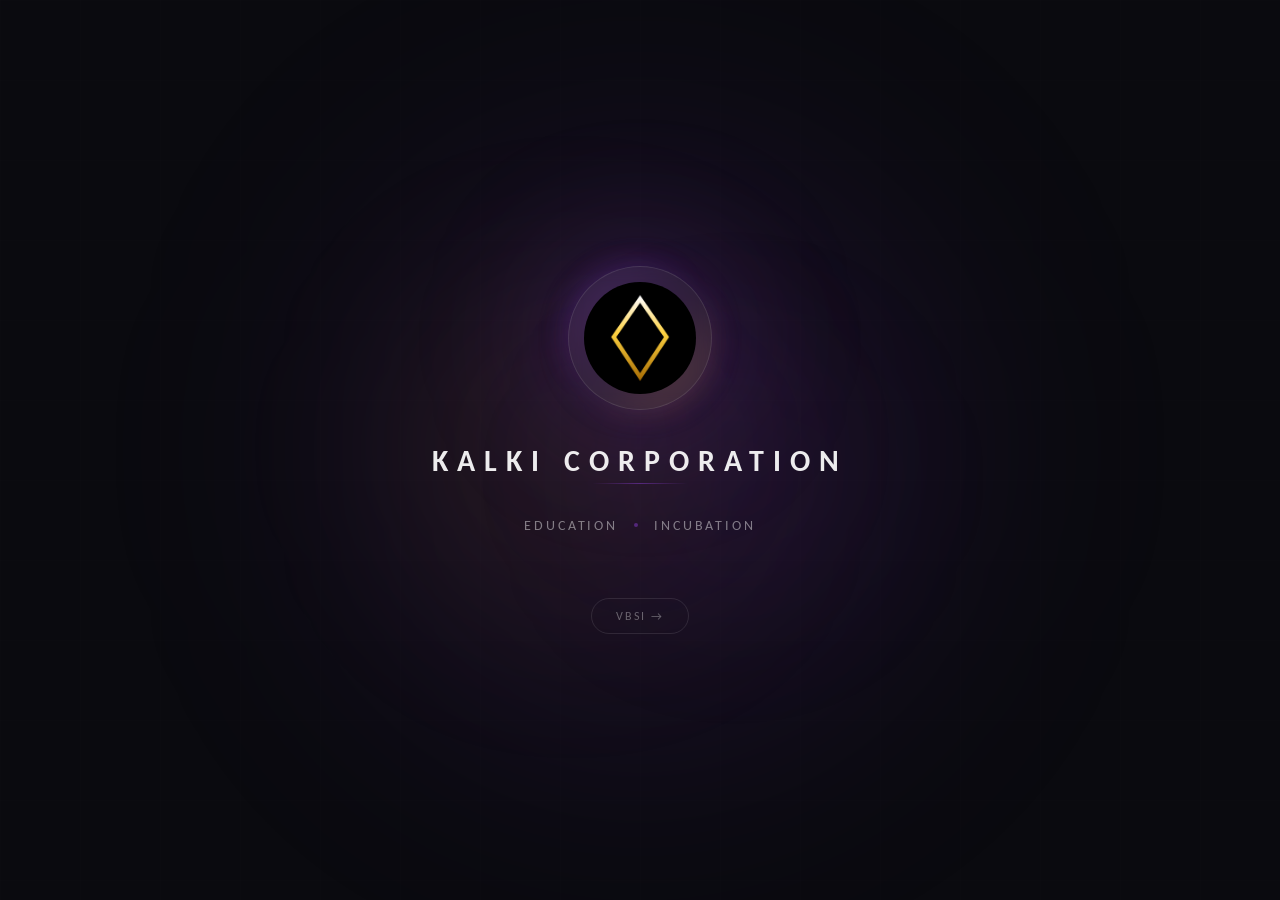
<file: index.html>
<!DOCTYPE html>
<html lang="en">
<head>
  <meta charset="UTF-8" />
  <meta name="viewport" content="width=device-width, initial-scale=1.0" />
  <title>Kalki Corporation</title>
  <link href="https://fonts.googleapis.com/css2?family=Carlito:wght@400;700&display=swap" rel="stylesheet" />
  <link rel="icon" type="image/x-icon" href="favicon.png">
  
  
  <!-- Google tag (gtag.js) -->
    <script async src="https://www.googletagmanager.com/gtag/js?id=G-25M11BG28Z"></script>
    <script>
    window.dataLayer = window.dataLayer || [];
    function gtag(){dataLayer.push(arguments);}
    gtag('js', new Date());

    gtag('config', 'G-25M11BG28Z');
    </script>

    <script type="text/javascript">
    (function(c,l,a,r,i,t,y){
        c[a]=c[a]||function(){(c[a].q=c[a].q||[]).push(arguments)};
        t=l.createElement(r);t.async=1;t.src="https://www.clarity.ms/tag/"+i;
        y=l.getElementsByTagName(r)[0];y.parentNode.insertBefore(t,y);
    })(window, document, "clarity", "script", "wezdlojds7");
</script>

  
  <style>
    * { margin: 0; padding: 0; box-sizing: border-box; }

    body {
      font-family: 'Carlito', Calibri, sans-serif;
      background: #0a0a0f;
      min-height: 100vh;
      display: flex;
      align-items: center;
      justify-content: center;
      overflow: hidden;
      position: relative;
    }

    /* Ambient glow orbs */
    .orb { position: absolute; border-radius: 50%; pointer-events: none; }
    .orb-1 { width: 600px; height: 600px; top: 50%; left: 50%; transform: translate(-50%, -50%); background: hsl(270 60% 52% / 0.12); filter: blur(120px); }
    .orb-2 { width: 300px; height: 300px; top: 33%; left: 33%; background: hsl(42 92% 45% / 0.08); filter: blur(100px); }
    .orb-3 { width: 250px; height: 250px; bottom: 33%; right: 33%; background: hsl(270 60% 52% / 0.06); filter: blur(80px); }

    /* Grid pattern */
    .grid-pattern {
      position: absolute; inset: 0; pointer-events: none; opacity: 0.04;
      background-image: linear-gradient(rgba(255,255,255,0.15) 1px, transparent 1px),
                        linear-gradient(90deg, rgba(255,255,255,0.15) 1px, transparent 1px);
      background-size: 80px 80px;
    }

    /* Main content */
    .content {
      position: relative; z-index: 10;
      display: flex; flex-direction: column; align-items: center; gap: 2rem;
      opacity: 0; animation: fadeIn 1.2s ease-out forwards;
    }

    /* Logo */
    .logo-wrap {
      position: relative; cursor: pointer;
      opacity: 0; transform: scale(0.8);
      animation: scaleIn 0.8s cubic-bezier(0.16, 1, 0.3, 1) 0.2s forwards;
    }
    .logo-glow {
      position: absolute; inset: 0; border-radius: 50%;
      background: hsl(270 60% 52% / 0.15);
      filter: blur(40px); transform: scale(1.5);
      animation: pulse 2s ease-in-out infinite;
    }
    .logo-ring {
      position: absolute; inset: -4px; border-radius: 50%;
      background: linear-gradient(135deg, hsl(270 60% 52% / 0.25), transparent, hsl(42 92% 45% / 0.2));
      filter: blur(12px);
    }
    .logo-circle {
      position: relative; width: 144px; height: 144px; border-radius: 50%;
      border: 1px solid rgba(255,255,255,0.1);
      background: rgba(255,255,255,0.05);
      backdrop-filter: blur(8px);
      box-shadow: 0 0 40px -10px hsl(270 60% 52% / 0.25);
      display: flex; align-items: center; justify-content: center;
    }
    .logo-circle img { width: 112px; height: 112px; border-radius: 50%; object-fit: cover; }

    /* Company name */
    .company-name {
      text-align: center;
      opacity: 0; transform: translateY(16px);
      animation: slideUp 0.7s ease-out 0.6s forwards;
    }
    .company-name h1 {
      font-size: 1.875rem; font-weight: 700;
      letter-spacing: 0.3em; text-transform: uppercase;
      color: rgba(255,255,255,0.92);
    }
    .divider {
      margin: 4px auto 0; height: 1px; width: 96px;
      background: linear-gradient(90deg, transparent, hsl(270 60% 52% / 0.5), transparent);
    }

    /* Tags */
    .tags {
      display: flex; align-items: center; gap: 1rem;
      opacity: 0; transform: translateY(12px);
      animation: slideUp 0.7s ease-out 0.9s forwards;
    }
    .tag-dot { width: 4px; height: 4px; border-radius: 50%; background: hsl(270 60% 52% / 0.5); }
    .tag {
      font-size: 0.9rem; letter-spacing: 0.2em;
      text-transform: uppercase; font-weight: 500;
      color: rgba(255,255,255,0.45);
    }

    /* Enter button */
    .enter-btn {
      margin-top: 2rem; padding: 10px 24px;
      font-size: 0.75rem; letter-spacing: 0.15em;
      text-transform: uppercase; font-family: inherit;
      color: rgba(255,255,255,0.35);
      border: 1px solid rgba(255,255,255,0.1);
      border-radius: 9999px; background: transparent;
      cursor: pointer; transition: all 0.5s;
      opacity: 0; animation: fadeIn 0.7s ease-out 1.3s forwards;
    }
    .enter-btn:hover {
      border-color: hsl(270 60% 52% / 0.4);
      color: rgba(255,255,255,0.8);
      box-shadow: 0 0 20px -5px hsl(270 60% 52% / 0.2);
    }

    /* Animations */
    @keyframes fadeIn { to { opacity: 1; } }
    @keyframes scaleIn { to { opacity: 1; transform: scale(1); } }
    @keyframes slideUp { to { opacity: 1; transform: translateY(0); } }
    @keyframes pulse { 0%, 100% { opacity: 1; } 50% { opacity: 0.5; } }

    @media (max-width: 640px) {
      .logo-circle { width: 112px; height: 112px; }
      .logo-circle img { width: 80px; height: 80px; }
      .company-name h1 { font-size: 1.5rem; }
    }
  </style>


<!-- Meta Pixel Code -->
<script>
!function(f,b,e,v,n,t,s)
{if(f.fbq)return;n=f.fbq=function(){n.callMethod?
n.callMethod.apply(n,arguments):n.queue.push(arguments)};
if(!f._fbq)f._fbq=n;n.push=n;n.loaded=!0;n.version='2.0';
n.queue=[];t=b.createElement(e);t.async=!0;
t.src=v;s=b.getElementsByTagName(e)[0];
s.parentNode.insertBefore(t,s)}(window, document,'script',
'https://connect.facebook.net/en_US/fbevents.js');
fbq('init', '27038592755748841');
fbq('track', 'PageView');
</script>
<noscript><img height="1" width="1" style="display:none"
src="https://www.facebook.com/tr?id=27038592755748841&ev=PageView&noscript=1"
/></noscript>
<!-- End Meta Pixel Code -->

</head>
<body>
  <div class="orb orb-1"></div>
  <div class="orb orb-2"></div>
  <div class="orb orb-3"></div>
  <div class="grid-pattern"></div>

  <div class="content">
    <div class="logo-wrap">
      <div class="logo-glow"></div>
      <div class="logo-ring"></div>
      <div class="logo-circle">
        <img src="./assets/kalki_logo.png" alt="Kalki Corporation" />
      </div>
    </div>

    <div class="company-name">
      <h1>Kalki Corporation</h1>
      <div class="divider"></div>
    </div>

    <div class="tags">
      <span class="tag">Education</span>
      <span class="tag-dot"></span>
      <span class="tag">Incubation</span>
    </div>

    <button class="enter-btn" onclick="window.location.href='vbsi.html'">VBSI →</button>
  </div>
</body>
</html>
</file>
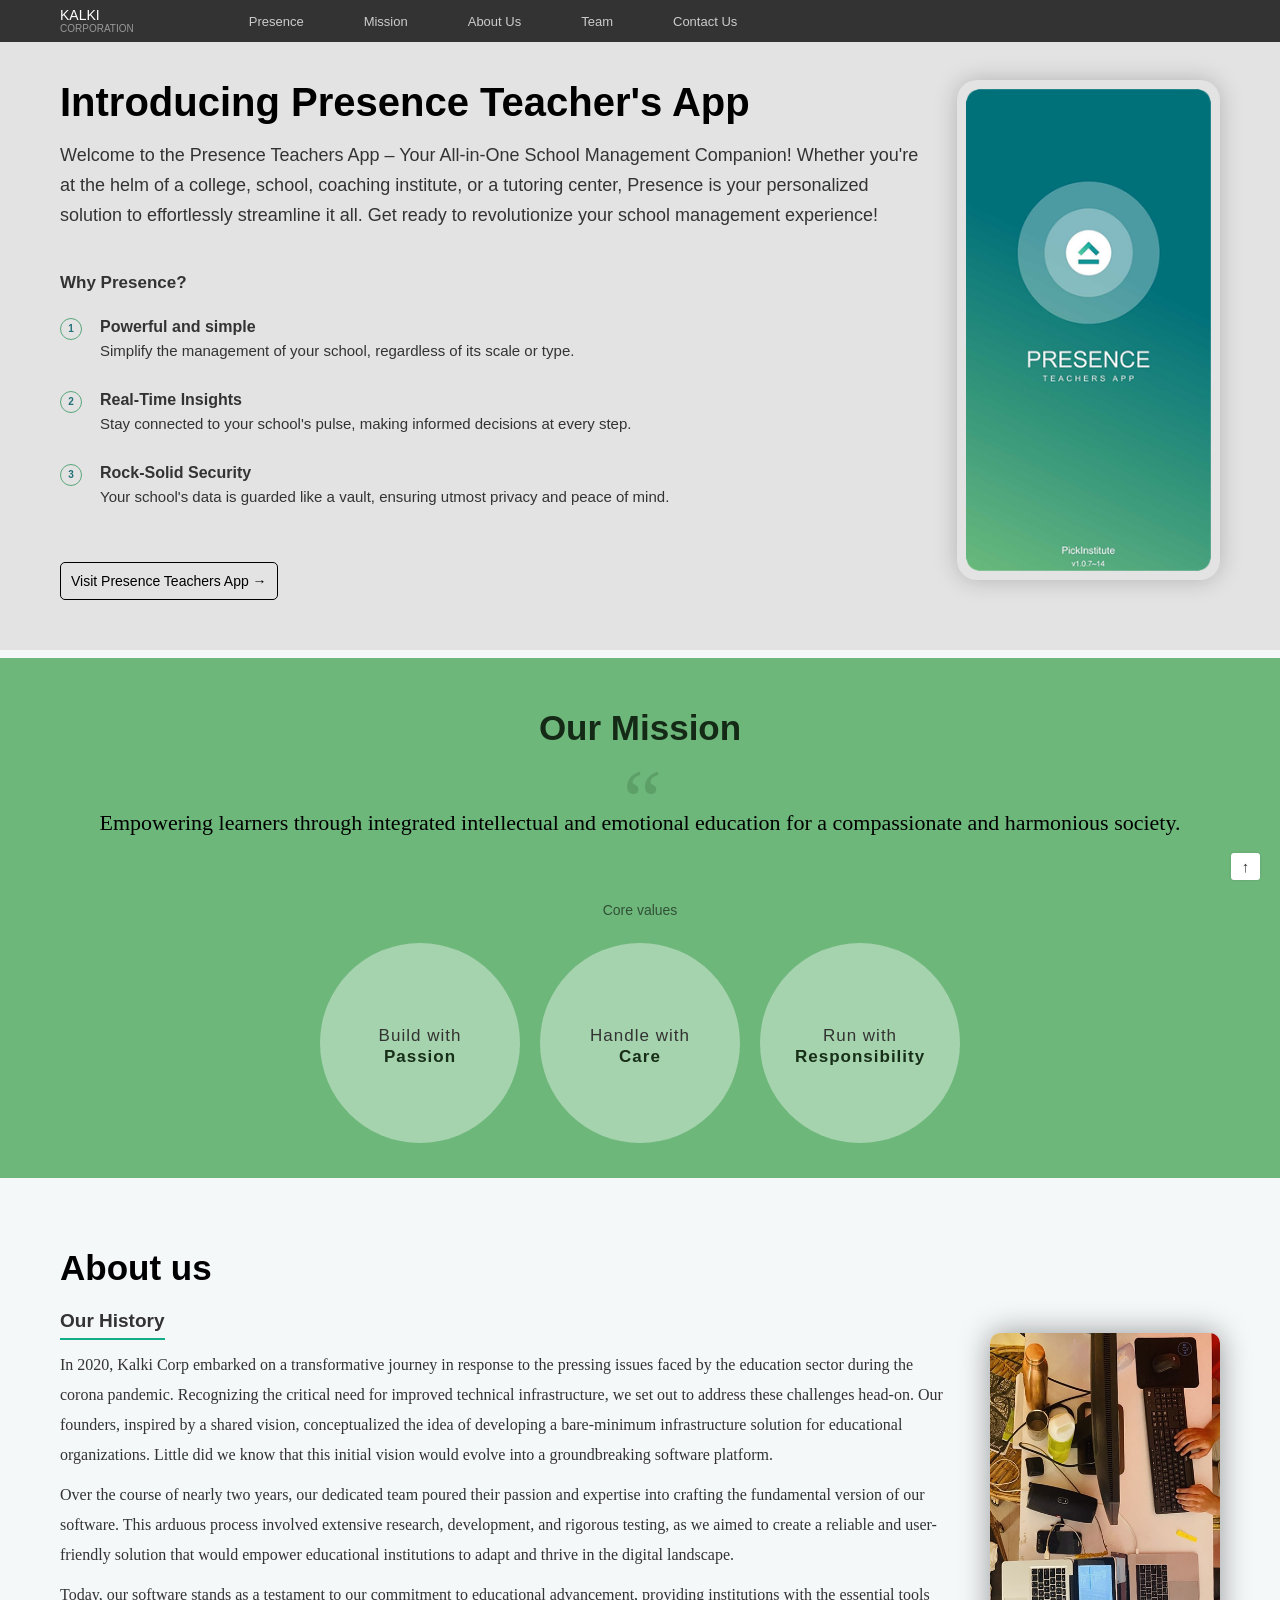
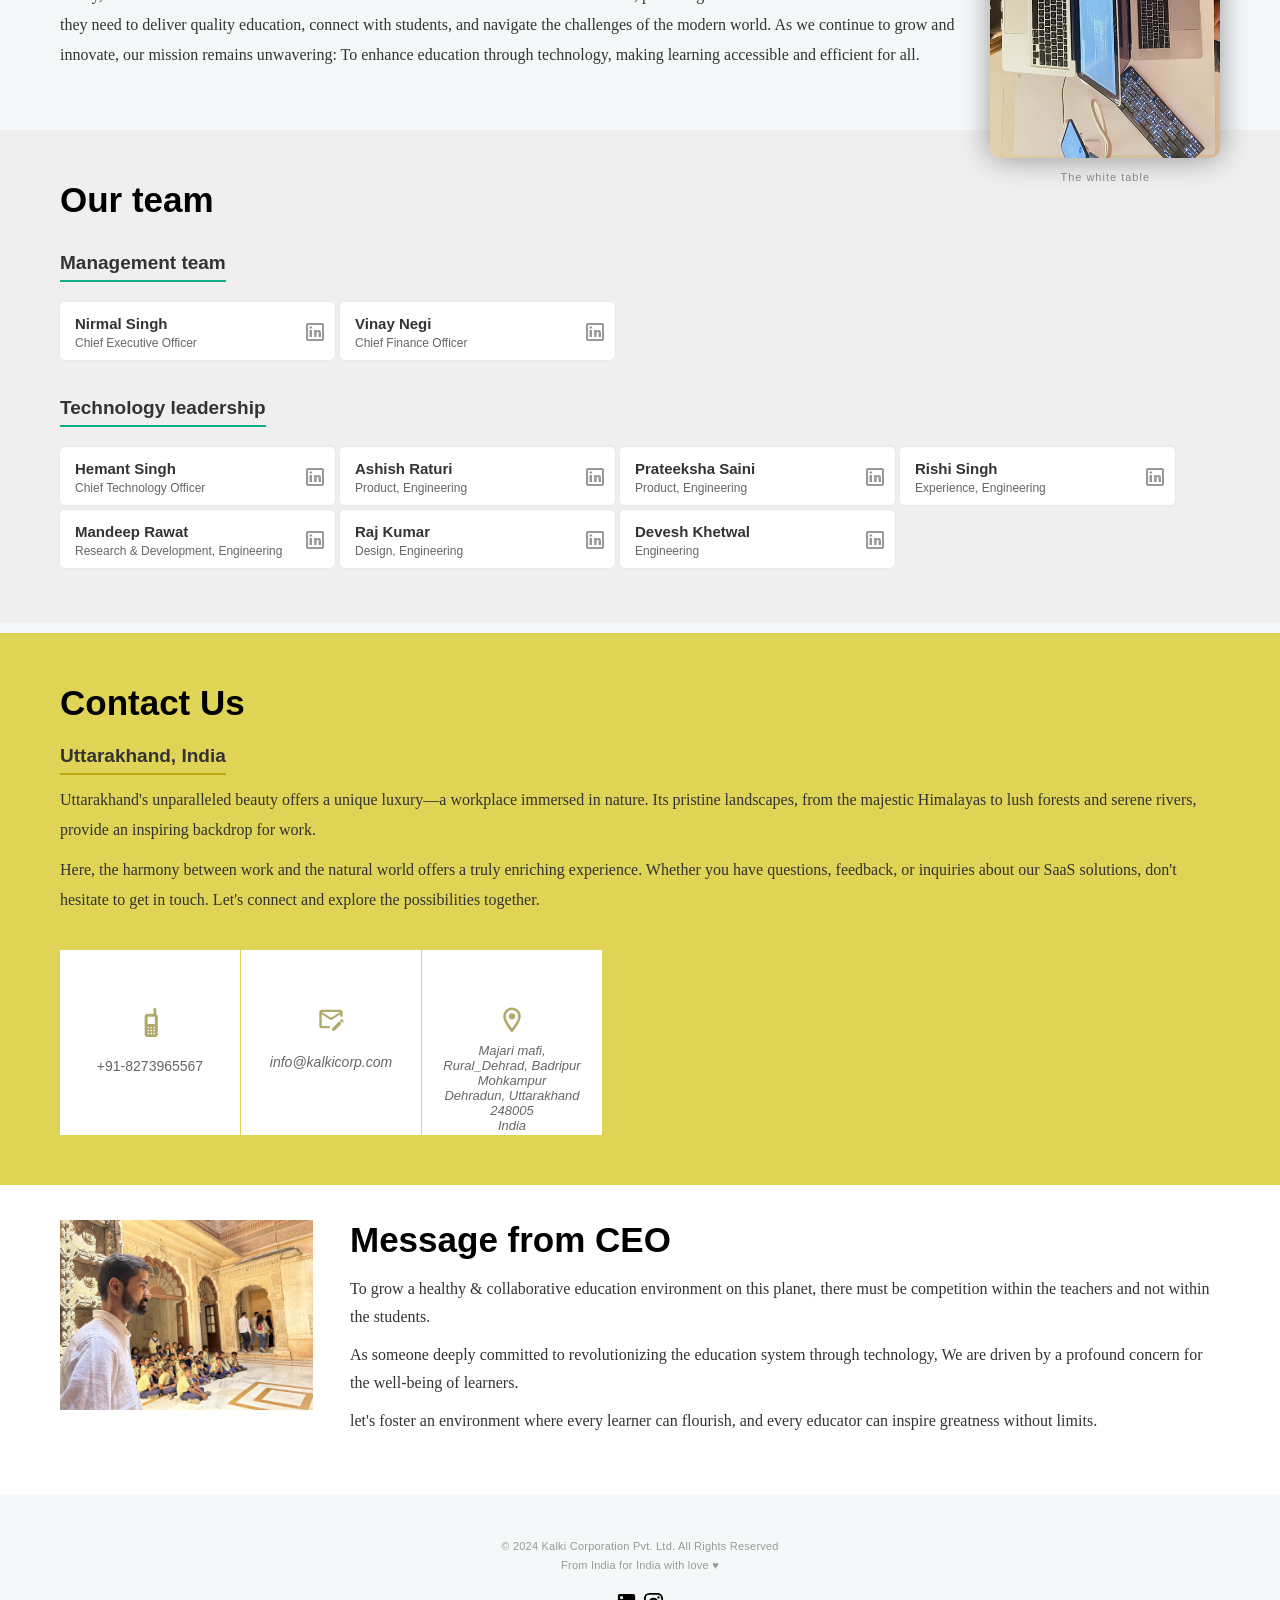
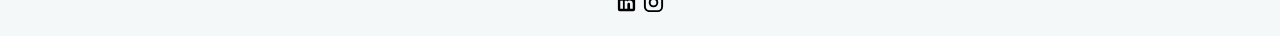
<file: kalki-old/index.html>
<!-- 
  Copyright (c) 2023 Kalki Corporation. All rights reserved.
  Proprietary and confidential.
  Unauthorized copying or use of this file, in any medium or form, is strictly prohibited.  
-->

<!DOCTYPE html>
<html>

<head>
  <!-- Google tag (gtag.js) -->
  <script async src="https://www.googletagmanager.com/gtag/js?id=G-25M11BG28Z"></script>
  <script>
    window.dataLayer = window.dataLayer || [];
    function gtag() { dataLayer.push(arguments); }
    gtag('js', new Date());

    gtag('config', 'G-25M11BG28Z');
  </script>
  <meta name="facebook-domain-verification" content="qkmk7u44f0od78qc2qh9mtfz5fsaev" />
  <title>Kalki Corporation</title>
  <meta name="viewport" content="width=device-width, initial-scale=1">
  <meta name="description"
    content="Kalki corporation Private Limited is the only technology company who works in education sector to improve the quality of education across the globe.">
  <meta name="keywords"
    content="Kalki, Kalki Corporation, Presence Teachers App, Presence Students App, Presence Parent App, PickInstitute.">
  <link rel="stylesheet" id="wp-block-library-css" href="main.css?ver=1.0" type="text/css" media="all">
  <link rel="icon" type="image/x-icon" href="static/images/favico.png">
</head>

<body>
  <!--Header-->
  <header class="header" id="header">
    <div class="box">
      <a class="logo" href="/">
        <span>KALKI</span>
        <span>CORPORATION</span>
      </a>
      <nav class="nav" id="nav">
        <ul>
          <li><a href="#presence">Presence</a></li>
          <li><a href="#mission">Mission</a></li>
          <li><a href="#about">About Us</a></li>
          <li><a href="#team">Team</a></li>
          <li><a href="#contact">Contact Us</a></li>
        </ul>
      </nav>
      <button id="menu_btn" style="background-image: url('static/images/menu.png')">
      </button>
    </div>
  </header>

  <!--Introducing-->
  <section class="product">
    <div class="box presence">
      <img src="static/images/presence-teachers-app.png" alt="Presence teachers app" />

      <div>
        <h1 id="presence">Introducing Presence Teacher's App</h1>
        <p><span style="background-image: url('static/images/presence-teachers-app.png');"></span>Welcome to the
          Presence Teachers App – Your All-in-One School Management Companion! Whether you're at the helm of a college,
          school, coaching institute, or a tutoring center, Presence is your personalized solution to effortlessly
          streamline it all. Get ready to revolutionize your school management experience!</p>
        <h2>Why Presence?</h2>
        <ul>
          <li>
            <span>1</span>
            <strong>Powerful and simple</strong>
            <p>Simplify the management of your school, regardless of its scale or type.</p>
          </li>
          <li>
            <span>2</span>
            <strong>Real-Time Insights</strong>
            <p>Stay connected to your school's pulse, making informed decisions at every step.</p>
          </li>
          <li>
            <span>3</span>
            <strong>Rock-Solid Security</strong>
            <p>Your school's data is guarded like a vault, ensuring utmost privacy and peace of mind.</p>
          </li>
        </ul>

        <a href="https://pickinstitute.com/product/presence">Visit Presence Teachers App →</a>
      </div>
    </div>
  </section>

  <!--Mission-->
  <section class="mission">
    <div class="box">
      <h2 id="mission">Our Mission</h2>
      <p><span>“</span>Empowering learners through integrated intellectual and emotional education for a compassionate and harmonious society.</p>
      <div>
        <strong>Core values</strong>
        <div class="value">
          <div>
            <p>Build with <strong>Passion</strong></p>
          </div>
          <div>
            <p>Handle with <strong>Care</strong></p>
          </div>
          <div>
            <p>Run with <strong>Responsibility</strong></p>
          </div>
        </div>
      </div>
    </div>
  </section>


  <!--About-->
  <section class="about">
    <div class="box history">
      <div>
        <h2 id="about">About us</h2>
        <h3>Our History</h3>
        <p>In 2020, Kalki Corp embarked on a transformative journey in response to the pressing issues faced by the
          education sector during the corona pandemic. Recognizing the critical need for improved technical
          infrastructure, we
          set out to address these challenges head-on. Our founders, inspired by a shared vision, conceptualized the
          idea of developing a bare-minimum infrastructure solution for educational organizations. Little did we know
          that this initial vision would evolve into a groundbreaking software platform.</p>
        <p>Over the course of nearly two years, our dedicated team poured their passion and expertise into crafting the
          fundamental version of our software. This arduous process involved extensive research, development, and
          rigorous testing, as we aimed to create a reliable and user-friendly solution that would empower educational
          institutions to adapt and thrive in the digital landscape.</p>
        <p>Today, our software stands as a testament to our commitment to educational advancement, providing
          institutions with the essential tools they need to deliver quality education, connect with students, and
          navigate the challenges of the modern world. As we continue to grow and innovate, our mission remains
          unwavering: To enhance education through technology, making learning accessible and efficient for all.</p>
      </div>
      <div class="gallery">
        <img src="static/images/kalki-startup.jpg" alt="Kalki startup" />
        <label>The white table</label>
      </div>

    </div>
  </section>

  <!--Our team-->
  <section class="ourteam">
    <div class="box team">
      <h2 id="team">Our team</h2>
      <div>
        <h3>Management team</h3>
        <div>
          <div>
            <h4>Nirmal Singh</h4>
            <label>Chief Executive Officer</label>
            <a href="https://www.linkedin.com/in/neer-ananda/" rel="nofollow"><img src="static/images/linkedin.png"
                alt="Linkedin icon" /></a>
          </div>
          <div>
            <h4>Vinay Negi</h4>
            <label>Chief Finance Officer</label>
            <a href="https://www.linkedin.com/in/vinay-negi-29949a16a/" rel="nofollow"><img
                src="static/images/linkedin.png" alt="Linkedin icon" /></a>
          </div>
        </div>
      </div>

      <div>
        <h3>Technology leadership</h3>
        <div>
          <div>
            <h4>Hemant Singh</h4>
            <label>Chief Technology Officer</label>
            <a href="https://www.linkedin.com/in/hemantnegi/" rel="nofollow"><img src="static/images/linkedin.png"
                alt="Linkedin icon" /></a>
          </div>
          <div>
            <h4>Ashish Raturi</h4>
            <label>Product, Engineering</label>
            <a href="https://www.linkedin.com/in/ashish-raturi-8aa079190/" rel="nofollow"><img
                src="static/images/linkedin.png" alt="Linkedin icon" /></a>
          </div>
          <div>
            <h4>Prateeksha Saini</h4>
            <label>Product, Engineering</label>
            <a href="https://in.linkedin.com/in/prateeksha-saini-267b34238" rel="nofollow"><img
                src="static/images/linkedin.png" alt="Linkedin icon" /></a>
          </div>
          <div>
            <h4>Rishi Singh</h4>
            <label>Experience, Engineering</label>
            <a href="https://www.linkedin.com/in/rishi-singh-58800a1b9oid_app" rel="nofollow"><img
                src="static/images/linkedin.png" alt="Linkedin icon" /></a>
          </div>
          <div>
            <h4>Mandeep Rawat</h4>
            <label>Research & Development, Engineering</label>
            <a href="https://www.linkedin.com/in/mandeep-rawat-68836b1a1" rel="nofollow"><img
                src="static/images/linkedin.png" alt="Linkedin icon" /></a>
          </div>
          <div>
            <h4>Raj Kumar</h4>
            <label>Design, Engineering</label>
            <a href="https://www.linkedin.com/in/raj-kumar-45b71821a" rel="nofollow"><img
                src="static/images/linkedin.png" alt="Linkedin icon" /></a>
          </div>
          <div>
            <h4>Devesh Khetwal</h4>
            <label>Engineering</label>
            <a href="https://www.linkedin.com/in/devesh-khetwal-b1bb0a190/" rel="nofollow"><img
                src="static/images/linkedin.png" alt="Linkedin icon" /></a>
          </div>
        </div>
      </div>

    </div>
  </section>


  <!--contact us-->
  <section class="contact_us">
    <div class="box contact">
      <h2 id="contact">Contact Us</h2>
      <h3>Uttarakhand, India</h3>
      <p>Uttarakhand's unparalleled beauty offers a unique luxury—a workplace immersed in nature. Its pristine
        landscapes,
        from the majestic Himalayas to lush forests and serene rivers, provide an inspiring backdrop for work.</p>
      <p>Here, the harmony between work and the natural world offers a truly enriching experience. Whether you have
        questions, feedback, or inquiries about our SaaS solutions, don't hesitate to get in touch. Let's connect and
        explore the possibilities together.
      </p>

      <div class="address">
        <a href="tel:+918273965567">
          <div>
            <svg xmlns="http://www.w3.org/2000/svg" viewBox="0 0 24 24">
              <title>cellphone-basic</title>
              <path
                d="M15,2A1,1 0 0,0 14,3V6H10C8.89,6 8,6.89 8,8V20C8,21.11 8.89,22 10,22H15C16.11,22 17,21.11 17,20V8C17,7.26 16.6,6.62 16,6.28V3A1,1 0 0,0 15,2M10,8H15V13H10V8M10,15H11V16H10V15M12,15H13V16H12V15M14,15H15V16H14V15M10,17H11V18H10V17M12,17H13V18H12V17M14,17H15V18H14V17M10,19H11V20H10V19M12,19H13V20H12V19M14,19H15V20H14V19Z" />
            </svg>
            <p>+91-8273965567</p>
          </div>
        </a>
        <a href="mailto:info@kalkicorp.com?subject=&body=">
          <div>
            <svg style="width:28px" xmlns="http://www.w3.org/2000/svg" viewBox="0 0 24 24">
              <title>email-edit-outline</title>
              <path
                d="M19.07 13.88L13 19.94V22H15.06L21.12 15.93M22.7 13.58L21.42 12.3C21.32 12.19 21.18 12.13 21.04 12.13C20.89 12.14 20.75 12.19 20.65 12.3L19.65 13.3L21.7 15.3L22.7 14.3C22.89 14.1 22.89 13.78 22.7 13.58M11 18H4V8L12 13L20 8V10H22V6C22 4.9 21.1 4 20 4H4C2.9 4 2 4.9 2 6V18C2 19.1 2.9 20 4 20H11V18M20 6L12 11L4 6H20Z" />
            </svg>
            <span>info@kalkicorp.com</span>
          </div>
        </a>
        <a>
          <div>
            <svg style="width:30px" xmlns="http://www.w3.org/2000/svg" viewBox="0 0 24 24">
              <title>map-marker-outline</title>
              <path
                d="M12,6.5A2.5,2.5 0 0,1 14.5,9A2.5,2.5 0 0,1 12,11.5A2.5,2.5 0 0,1 9.5,9A2.5,2.5 0 0,1 12,6.5M12,2A7,7 0 0,1 19,9C19,14.25 12,22 12,22C12,22 5,14.25 5,9A7,7 0 0,1 12,2M12,4A5,5 0 0,0 7,9C7,10 7,12 12,18.71C17,12 17,10 17,9A5,5 0 0,0 12,4Z" />
            </svg>
            <em>Majari mafi, Rural_Dehrad, Badripur <br>Mohkampur <br>Dehradun, Uttarakhand 248005 <br>India</em>
          </div>
        </a>
      </div>

  </section>

  <section class="message">
    <div class="box">
      <div class="ceo">
        <img src="static/images/ceo-kalki-corporation.jpg" alt="kalki corporation CEO" />
        <h3>Message from CEO</h3>
        <p>To grow a healthy & collaborative education environment on this planet, there must be competition within the
          teachers and not within the students.</p>
        <p>As someone deeply committed to revolutionizing the education system through technology,
          We are driven by a profound concern for the well-being of learners.</p>
        <p>let's foster an environment where every learner can flourish, and every educator can inspire greatness
          without limits.</p>
      </div>
    </div>
  </section>

  <footer class="footer">
    <div class="box">
      <div class="foot_note">
        © 2024 Kalki Corporation Pvt. Ltd. All Rights Reserved
        <p>From India for India with love ♥️</p>
        <div class="social">
          <a href="https://www.linkedin.com/company/kalkicorp/" rel="nofollow"><svg xmlns="http://www.w3.org/2000/svg"
              viewBox="0 0 24 24">
              <title>linkedin</title>
              <path
                d="M19 3A2 2 0 0 1 21 5V19A2 2 0 0 1 19 21H5A2 2 0 0 1 3 19V5A2 2 0 0 1 5 3H19M18.5 18.5V13.2A3.26 3.26 0 0 0 15.24 9.94C14.39 9.94 13.4 10.46 12.92 11.24V10.13H10.13V18.5H12.92V13.57C12.92 12.8 13.54 12.17 14.31 12.17A1.4 1.4 0 0 1 15.71 13.57V18.5H18.5M6.88 8.56A1.68 1.68 0 0 0 8.56 6.88C8.56 5.95 7.81 5.19 6.88 5.19A1.69 1.69 0 0 0 5.19 6.88C5.19 7.81 5.95 8.56 6.88 8.56M8.27 18.5V10.13H5.5V18.5H8.27Z" />
            </svg></a>
          <a><svg xmlns="http://www.w3.org/2000/svg" viewBox="0 0 24 24">
              <title>instagram</title>
              <path
                d="M7.8,2H16.2C19.4,2 22,4.6 22,7.8V16.2A5.8,5.8 0 0,1 16.2,22H7.8C4.6,22 2,19.4 2,16.2V7.8A5.8,5.8 0 0,1 7.8,2M7.6,4A3.6,3.6 0 0,0 4,7.6V16.4C4,18.39 5.61,20 7.6,20H16.4A3.6,3.6 0 0,0 20,16.4V7.6C20,5.61 18.39,4 16.4,4H7.6M17.25,5.5A1.25,1.25 0 0,1 18.5,6.75A1.25,1.25 0 0,1 17.25,8A1.25,1.25 0 0,1 16,6.75A1.25,1.25 0 0,1 17.25,5.5M12,7A5,5 0 0,1 17,12A5,5 0 0,1 12,17A5,5 0 0,1 7,12A5,5 0 0,1 12,7M12,9A3,3 0 0,0 9,12A3,3 0 0,0 12,15A3,3 0 0,0 15,12A3,3 0 0,0 12,9Z" />
            </svg></a>
        </div>
      </div>
    </div>
  </footer>

  <button id="scrollToTopButton">↑</button>

</body>

<script>
  // Add smooth scrolling behavior to anchor links
  document.querySelectorAll('a[href^="#"]').forEach(anchor => {
    anchor.addEventListener('click', function (e) {
      e.preventDefault();
      const targetId = this.getAttribute('href').substring(1);
      const targetElement = document.getElementById(targetId);
      if (targetElement) {
        const offsetTop = targetElement.getBoundingClientRect().top + window.pageYOffset;
        window.scrollTo({
          top: offsetTop,
          behavior: 'smooth'
        });
      }
    });
  });


  // Header behaviour
  let lastScrollY = window.scrollY;
  const header = document.getElementById('header');
  let isHeaderVisible = true;

  window.addEventListener('scroll', () => {
    const currentScrollY = window.scrollY;

    // Scroll down
    if (currentScrollY > lastScrollY) {
      if (isHeaderVisible) {
        header.style.transform = 'translateY(-100%)';
        isHeaderVisible = false;
      }
    }
    // Scroll up
    else {
      if (!isHeaderVisible) {
        header.style.transform = 'translateY(0)';
        isHeaderVisible = true;
      }
    }
    lastScrollY = currentScrollY;
  });
  // Add a delay to smooth out the appearance of the header when scrolling up
  let timeout;
  window.addEventListener('scroll', () => {
    clearTimeout(timeout);
    timeout = setTimeout(() => {
      if (window.scrollY === 0) {
        header.style.transition = 'transform 0.3s ease-in-out';
      }
    }, 200);
  });


  // Scroll to top behaviour
  const scrollToTopButton = document.getElementById('scrollToTopButton');
  scrollToTopButton.addEventListener('click', () => {
    window.scrollTo({
      top: 0,
      behavior: 'smooth'
    });
  });

  // Menu behaviour
  const toggleButton = document.getElementById('menu_btn');
  const elementToToggle = document.getElementById('nav');
  // Add a click event listener to the button
  toggleButton.addEventListener('click', () => {
    // Toggle the 'toggled-class' on the element
    elementToToggle.classList.toggle('active');
  });

  // Add a click event listener to the document to remove the toggled class when clicking outside
  document.addEventListener('click', (event) => {
    const target = event.target;
    if (target !== toggleButton && target !== elementToToggle) {
      elementToToggle.classList.remove('active');
    }
  });
  elementToToggle.addEventListener('click', (event) => {
    event.stopPropagation();
  });

</script>


</html>
</file>
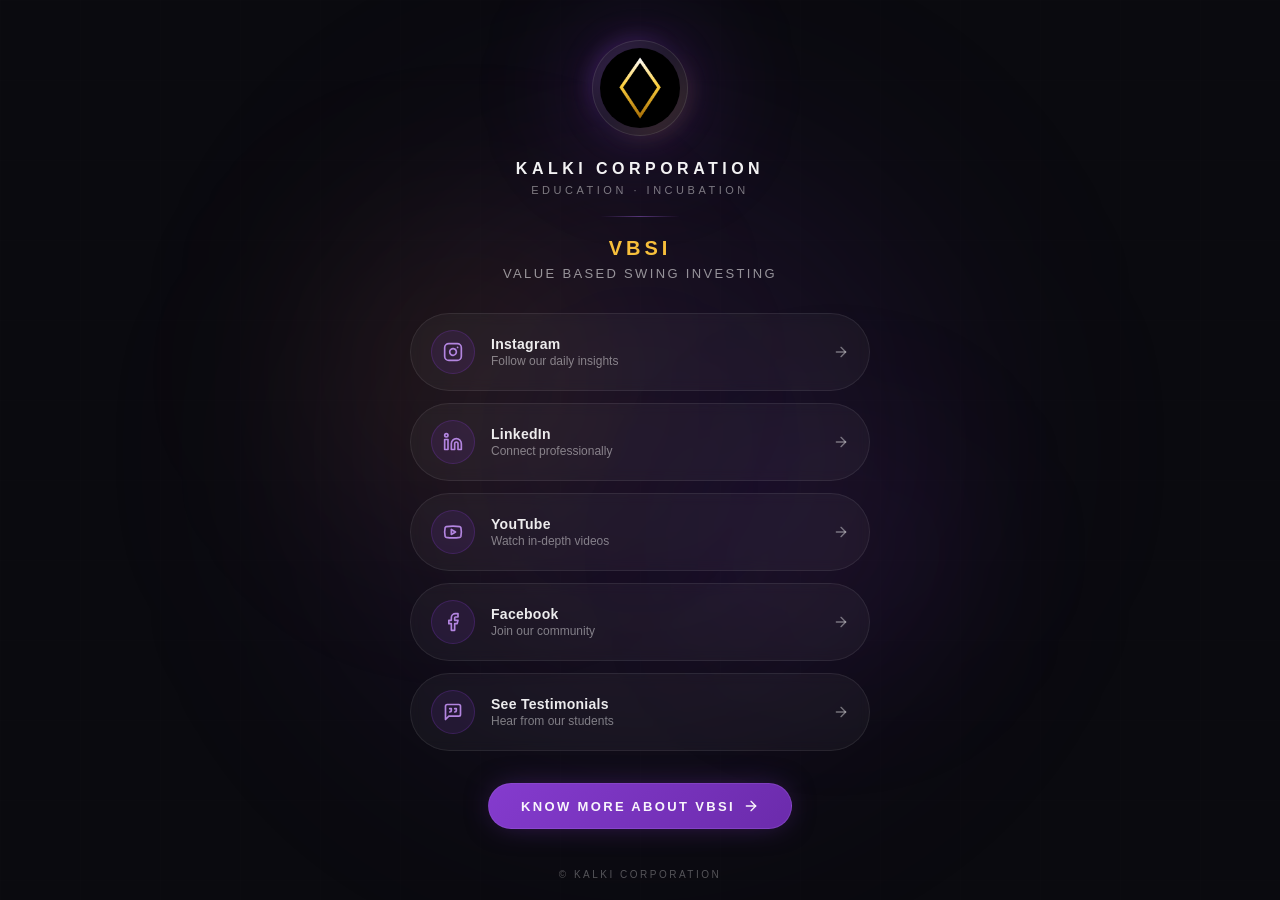
<file: hello.html>
<!DOCTYPE html>
<html lang="en">
<head>
<meta charset="UTF-8" />
<meta name="viewport" content="width=device-width, initial-scale=1.0" />
<title>Kalki Corporation — Links</title>
<link rel="icon" type="image/x-icon" href="favicon.png">
<meta name="description" content="Kalki Corporation — VBSI (Value Based Swing Investing). All our official links in one place." />
<style>
  * { box-sizing: border-box; margin: 0; padding: 0; }
  html, body { height: 100%; }
  body {
    font-family: 'Carlito', -apple-system, BlinkMacSystemFont, 'Segoe UI', Roboto, sans-serif;
    background: #0a0a0f;
    color: rgba(255,255,255,0.9);
    min-height: 100vh;
    display: flex;
    justify-content: center;
    align-items: flex-start;
    padding: 40px 16px 56px;
    position: relative;
    overflow-x: hidden;
    -webkit-font-smoothing: antialiased;
  }

  /* Ambient orbs */
  .orb { position: absolute; border-radius: 50%; pointer-events: none; z-index: 0; }
  .orb-1 { top: 50%; left: 50%; width: 600px; height: 600px; transform: translate(-50%, -50%);
    background: hsl(270, 60%, 52%, 0.12); filter: blur(120px); }
  .orb-2 { top: 25%; left: 25%; width: 300px; height: 300px;
    background: hsl(42, 92%, 45%, 0.08); filter: blur(100px); }
  .orb-3 { bottom: 25%; right: 25%; width: 250px; height: 250px;
    background: hsl(270, 60%, 52%, 0.06); filter: blur(80px); }

  /* Grid overlay */
  .grid-overlay {
    position: absolute; inset: 0; pointer-events: none; opacity: 0.04; z-index: 0;
    background-image:
      linear-gradient(rgba(255,255,255,0.15) 1px, transparent 1px),
      linear-gradient(90deg, rgba(255,255,255,0.15) 1px, transparent 1px);
    background-size: 80px 80px;
  }

  .container {
    position: relative; z-index: 10;
    width: 100%; max-width: 460px;
    display: flex; flex-direction: column; align-items: center;
    animation: fadeIn 1s ease-out both;
  }

  /* Logo */
  .logo-wrap { position: relative; margin-bottom: 24px; animation: scaleIn .7s cubic-bezier(.16,1,.3,1) .2s both; }
  .logo-glow {
    position: absolute; inset: 0; border-radius: 50%;
    filter: blur(32px); transform: scale(1.5);
    background: hsl(270, 60%, 52%, 0.15);
    animation: pulse 3s ease-in-out infinite;
  }
  .logo-ring {
    position: absolute; inset: -4px; border-radius: 50%;
    filter: blur(8px);
    background: linear-gradient(135deg, hsl(270, 60%, 52%, 0.25), transparent, hsl(42, 92%, 45%, 0.18));
  }
  .logo {
    position: relative;
    width: 96px; height: 96px;
    border-radius: 50%;
    border: 1px solid rgba(255,255,255,0.1);
    background: rgba(255,255,255,0.05);
    backdrop-filter: blur(8px);
    box-shadow: 0 0 40px -8px hsl(270, 60%, 52%, 0.3);
    display: flex; align-items: center; justify-content: center;
    overflow: hidden;
  }
  .logo img { width: 80px; height: 80px; border-radius: 50%; object-fit: cover; }

  /* Brand */
  .brand {
    font-size: 16px; font-weight: 700;
    letter-spacing: 0.28em; text-transform: uppercase;
    color: rgba(255,255,255,0.95);
    text-align: center;
    animation: slideUp .6s ease-out .45s both;
  }
  .tagline {
    font-size: 11px;
    letter-spacing: 0.32em; text-transform: uppercase;
    color: rgba(255,255,255,0.45);
    margin-top: 6px;
    animation: slideUp .6s ease-out .55s both;
  }

  .divider {
    width: 80px; height: 1px;
    margin: 20px 0;
    background: linear-gradient(90deg, transparent, hsl(270, 60%, 60%, 0.5), transparent);
    animation: expand .6s ease-out .7s both;
  }

  /* Secondary headline */
  .headline {
    display: flex; flex-direction: column; align-items: center;
    margin-bottom: 32px;
    animation: slideUp .6s ease-out .8s both;
  }
  .headline h2 {
    font-size: 20px; font-weight: 600;
    letter-spacing: 0.2em; text-transform: uppercase;
    color: hsl(42, 92%, 60%);
  }
  .headline p {
    font-size: 13px;
    letter-spacing: 0.18em; text-transform: uppercase;
    color: rgba(255,255,255,0.55);
    margin-top: 6px;
  }

  /* Links list */
  .links { width: 100%; display: flex; flex-direction: column; gap: 12px; margin-bottom: 32px; }
  .link-card {
    display: flex; align-items: center; gap: 16px;
    padding: 16px 20px;
    border-radius: 999px;
    background: rgba(255,255,255,0.04);
    border: 1px solid rgba(255,255,255,0.08);
    backdrop-filter: blur(6px);
    text-decoration: none;
    color: inherit;
    transition: all 0.5s ease;
    opacity: 0;
    transform: translateY(12px);
    animation: slideUp .5s ease-out forwards;
  }
  .link-card:nth-child(1) { animation-delay: 1.05s; }
  .link-card:nth-child(2) { animation-delay: 1.15s; }
  .link-card:nth-child(3) { animation-delay: 1.25s; }
  .link-card:nth-child(4) { animation-delay: 1.35s; }
    .link-card:nth-child(5) { animation-delay: 1.45s; }
  .link-card:hover {
    background: rgba(255,255,255,0.07);
    border-color: hsl(270, 60%, 60%, 0.4);
    box-shadow: 0 0 30px -10px hsl(270, 60%, 52%, 0.5);
    transform: translateY(-2px);
  }
  .link-icon {
    width: 44px; height: 44px;
    border-radius: 50%;
    background: hsl(270, 60%, 52%, 0.12);
    border: 1px solid hsl(270, 60%, 52%, 0.25);
    display: flex; align-items: center; justify-content: center;
    flex-shrink: 0;
    color: hsl(270, 60%, 70%);
  }
  .link-icon svg { width: 20px; height: 20px; }
  .link-text { flex: 1; min-width: 0; }
  .link-title {
    font-size: 14px; font-weight: 600;
    color: rgba(255,255,255,0.92);
    letter-spacing: 0.02em;
  }
  .link-desc {
    font-size: 12px;
    color: rgba(255,255,255,0.45);
    margin-top: 2px;
  }
  .arrow {
    width: 16px; height: 16px;
    color: rgba(255,255,255,0.4);
    transition: transform 0.5s ease;
    flex-shrink: 0;
  }
  .link-card:hover .arrow { transform: translateX(4px); }

  /* CTA */
  .cta {
    display: inline-flex; align-items: center; gap: 8px;
    padding: 14px 32px;
    font-size: 13px; font-weight: 600;
    letter-spacing: 0.18em; text-transform: uppercase;
    color: rgba(255,255,255,0.95);
    background: linear-gradient(135deg, hsl(270, 60%, 52%), hsl(270, 60%, 42%));
    border: 1px solid hsl(270, 60%, 60%, 0.4);
    border-radius: 999px;
    box-shadow: 0 0 30px -8px hsl(270, 60%, 52%, 0.5);
    cursor: pointer;
    text-decoration: none;
    transition: all 0.5s ease;
    animation: slideUp .6s ease-out 1.55s both;
  }
  .cta:hover {
    box-shadow: 0 0 45px -5px hsl(270, 60%, 52%, 0.7);
    transform: translateY(-2px);
  }
  .cta svg { width: 16px; height: 16px; transition: transform 0.5s ease; }
  .cta:hover svg { transform: translateX(4px); }

  .footer {
    margin-top: 40px;
    font-size: 10px;
    letter-spacing: 0.25em; text-transform: uppercase;
    color: rgba(255,255,255,0.3);
    animation: fadeIn .6s ease-out 1.8s both;
  }

  /* Animations */
  @keyframes fadeIn { from { opacity: 0; } to { opacity: 1; } }
  @keyframes slideUp { from { opacity: 0; transform: translateY(12px); } to { opacity: 1; transform: translateY(0); } }
  @keyframes scaleIn { from { opacity: 0; transform: scale(0.8); } to { opacity: 1; transform: scale(1); } }
  @keyframes expand { from { opacity: 0; transform: scaleX(0); } to { opacity: 1; transform: scaleX(1); } }
  @keyframes pulse { 0%, 100% { opacity: 1; } 50% { opacity: 0.5; } }

  /* Responsive */
  @media (max-width: 480px) {
    body { padding: 28px 14px 40px; }
    .logo { width: 84px; height: 84px; }
    .logo img { width: 70px; height: 70px; }
    .brand { font-size: 14px; letter-spacing: 0.24em; }
    .tagline { font-size: 10px; }
    .headline h2 { font-size: 18px; }
    .headline p { font-size: 11px; }
    .link-card { padding: 14px 16px; gap: 12px; }
    .link-icon { width: 40px; height: 40px; }
    .link-icon svg { width: 18px; height: 18px; }
    .link-title { font-size: 13px; }
    .link-desc { font-size: 11px; }
    .cta { padding: 12px 24px; font-size: 12px; letter-spacing: 0.15em; }
  }
</style>
<!-- Google tag (gtag.js) -->
    <script async src="https://www.googletagmanager.com/gtag/js?id=G-25M11BG28Z"></script>
    <script>
    window.dataLayer = window.dataLayer || [];
    function gtag(){dataLayer.push(arguments);}
    gtag('js', new Date());

    gtag('config', 'G-25M11BG28Z');
    </script>

    <script type="text/javascript">
    (function(c,l,a,r,i,t,y){
        c[a]=c[a]||function(){(c[a].q=c[a].q||[]).push(arguments)};
        t=l.createElement(r);t.async=1;t.src="https://www.clarity.ms/tag/"+i;
        y=l.getElementsByTagName(r)[0];y.parentNode.insertBefore(t,y);
    })(window, document, "clarity", "script", "wezdlojds7");
</script>
</head>
<body>

  <div class="orb orb-1"></div>
  <div class="orb orb-2"></div>
  <div class="orb orb-3"></div>
  <div class="grid-overlay"></div>

  <div class="container">

    <div class="logo-wrap">
      <div class="logo-glow"></div>
      <div class="logo-ring"></div>
      <div class="logo">
        <img src="./assets/kalki_logo.png" alt="Kalki Corporation" />
      </div>
    </div>

    <h1 class="brand">Kalki Corporation</h1>
    <p class="tagline">Education · Incubation</p>

    <div class="divider"></div>

    <div class="headline">
      <h2>VBSI</h2>
      <p>Value Based Swing Investing</p>
    </div>

    <div class="links">
      <a href="https://www.instagram.com/kalkicorp/" target="_blank" rel="noopener noreferrer" class="link-card">
        <div class="link-icon">
          <svg viewBox="0 0 24 24" fill="none" stroke="currentColor" stroke-width="2" stroke-linecap="round" stroke-linejoin="round"><rect width="20" height="20" x="2" y="2" rx="5" ry="5"/><path d="M16 11.37A4 4 0 1 1 12.63 8 4 4 0 0 1 16 11.37z"/><line x1="17.5" x2="17.51" y1="6.5" y2="6.5"/></svg>
        </div>
        <div class="link-text">
          <div class="link-title">Instagram</div>
          <div class="link-desc">Follow our daily insights</div>
        </div>
        <svg class="arrow" viewBox="0 0 24 24" fill="none" stroke="currentColor" stroke-width="2" stroke-linecap="round" stroke-linejoin="round"><path d="M5 12h14"/><path d="m12 5 7 7-7 7"/></svg>
      </a>

      <a href="https://www.linkedin.com/company/kalkicorp/" target="_blank" rel="noopener noreferrer" class="link-card">
        <div class="link-icon">
          <svg viewBox="0 0 24 24" fill="none" stroke="currentColor" stroke-width="2" stroke-linecap="round" stroke-linejoin="round"><path d="M16 8a6 6 0 0 1 6 6v7h-4v-7a2 2 0 0 0-4 0v7h-4v-7a6 6 0 0 1 6-6z"/><rect width="4" height="12" x="2" y="9"/><circle cx="4" cy="4" r="2"/></svg>
        </div>
        <div class="link-text">
          <div class="link-title">LinkedIn</div>
          <div class="link-desc">Connect professionally</div>
        </div>
        <svg class="arrow" viewBox="0 0 24 24" fill="none" stroke="currentColor" stroke-width="2" stroke-linecap="round" stroke-linejoin="round"><path d="M5 12h14"/><path d="m12 5 7 7-7 7"/></svg>
      </a>

      <a href="https://www.youtube.com/@kalkicorp" target="_blank" rel="noopener noreferrer" class="link-card">
        <div class="link-icon">
          <svg viewBox="0 0 24 24" fill="none" stroke="currentColor" stroke-width="2" stroke-linecap="round" stroke-linejoin="round"><path d="M2.5 17a24.12 24.12 0 0 1 0-10 2 2 0 0 1 1.4-1.4 49.56 49.56 0 0 1 16.2 0A2 2 0 0 1 21.5 7a24.12 24.12 0 0 1 0 10 2 2 0 0 1-1.4 1.4 49.55 49.55 0 0 1-16.2 0A2 2 0 0 1 2.5 17"/><path d="m10 15 5-3-5-3z"/></svg>
        </div>
        <div class="link-text">
          <div class="link-title">YouTube</div>
          <div class="link-desc">Watch in-depth videos</div>
        </div>
        <svg class="arrow" viewBox="0 0 24 24" fill="none" stroke="currentColor" stroke-width="2" stroke-linecap="round" stroke-linejoin="round"><path d="M5 12h14"/><path d="m12 5 7 7-7 7"/></svg>
      </a>

      <a href="https://www.facebook.com/kalkicorp/" target="_blank" rel="noopener noreferrer" class="link-card">
        <div class="link-icon">
          <svg xmlns="http://www.w3.org/2000/svg" width="24" height="24" viewBox="0 0 24 24" fill="none" stroke="currentColor" stroke-width="2" stroke-linecap="round" stroke-linejoin="round" class="lucide lucide-facebook w-5 h-5" style="color: rgb(179, 133, 224);"><path d="M18 2h-3a5 5 0 0 0-5 5v3H7v4h3v8h4v-8h3l1-4h-4V7a1 1 0 0 1 1-1h3z"></path></svg>
        </div>
        <div class="link-text">
          <div class="link-title">Facebook</div>
          <div class="link-desc">Join our community</div>
        </div>
        <svg class="arrow" viewBox="0 0 24 24" fill="none" stroke="currentColor" stroke-width="2" stroke-linecap="round" stroke-linejoin="round"><path d="M5 12h14"/><path d="m12 5 7 7-7 7"/></svg>
      </a>

      <a href="https://www.youtube.com/playlist?list=PL8G9IRL6TQkI2iAfCc4LjIUWrdu9aRFsv" target="_blank" rel="noopener noreferrer" class="link-card">
        <div class="link-icon">
<svg xmlns="http://www.w3.org/2000/svg" width="24" height="24" viewBox="0 0 24 24" fill="none" stroke="currentColor" stroke-width="2" stroke-linecap="round" stroke-linejoin="round" class="lucide lucide-message-square-quote w-5 h-5" style="color: rgb(179, 133, 224);"><path d="M21 15a2 2 0 0 1-2 2H7l-4 4V5a2 2 0 0 1 2-2h14a2 2 0 0 1 2 2z"></path><path d="M8 12a2 2 0 0 0 2-2V8H8"></path><path d="M14 12a2 2 0 0 0 2-2V8h-2"></path></svg>        </div>
        <div class="link-text">
          <div class="link-title">See Testimonials</div>
          <div class="link-desc">Hear from our students</div>
        </div>
        <svg class="arrow" viewBox="0 0 24 24" fill="none" stroke="currentColor" stroke-width="2" stroke-linecap="round" stroke-linejoin="round"><path d="M5 12h14"/><path d="m12 5 7 7-7 7"/></svg>
      </a>
    </div>

    <a href="https://kalkicorp.com/vbsi.html" id="ctaBtn" class="cta">
      Know More About VBSI
      <svg viewBox="0 0 24 24" fill="none" stroke="currentColor" stroke-width="2" stroke-linecap="round" stroke-linejoin="round"><path d="M5 12h14"/><path d="m12 5 7 7-7 7"/></svg>
    </a>

    <p class="footer">© Kalki Corporation</p>

  </div>
</body>
</html>
</file>
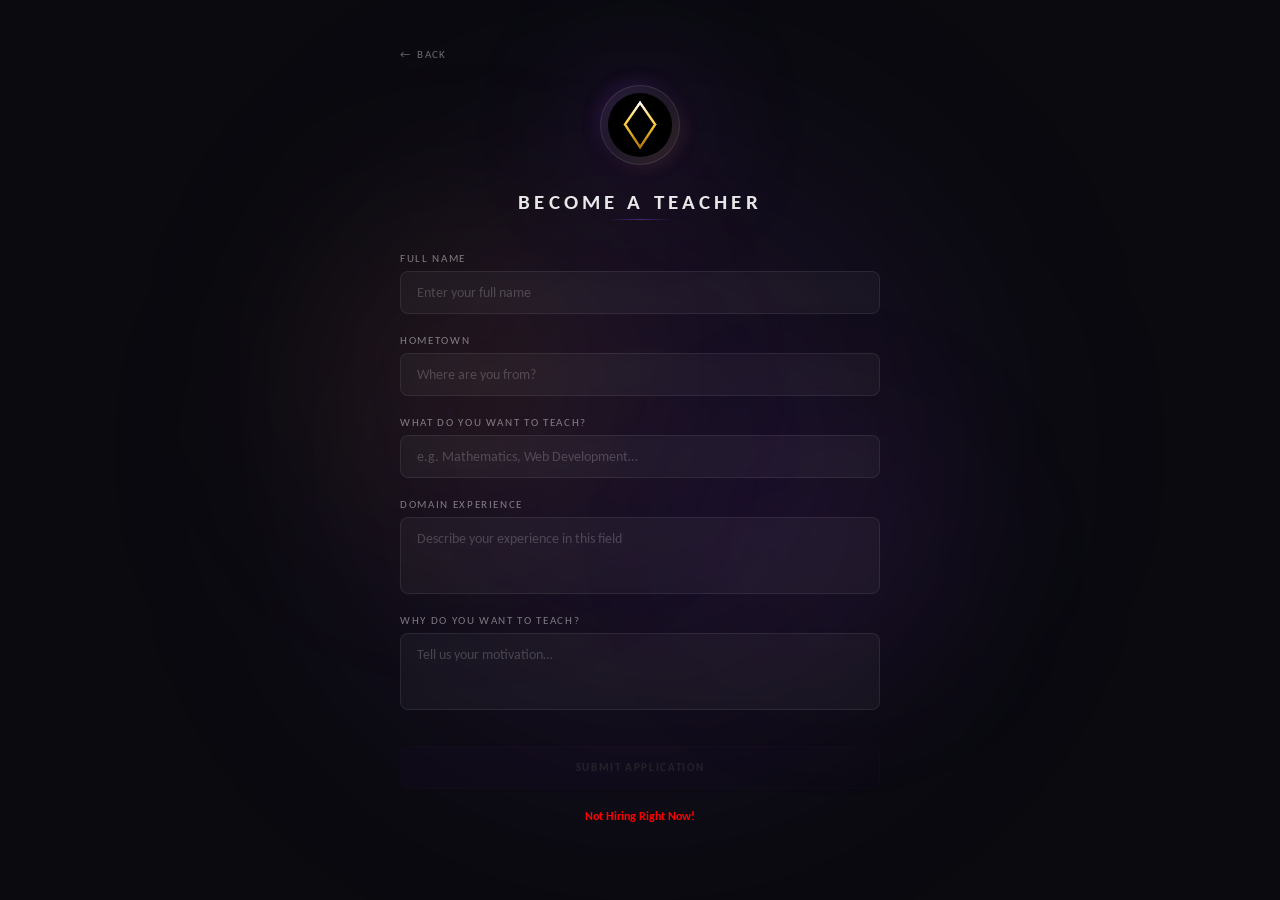
<file: teach.html>
<!DOCTYPE html>
<html lang="en">
<head>
<meta charset="UTF-8" />
<meta name="viewport" content="width=device-width, initial-scale=1.0" />
<title>Become a Teacher — Kalki Corporation</title>
<link rel="icon" type="image/x-icon" href="favicon.png">
<link href="https://fonts.googleapis.com/css2?family=Carlito:wght@400;700&display=swap" rel="stylesheet" />
<style>
  *, *::before, *::after { margin: 0; padding: 0; box-sizing: border-box; }

  body {
    font-family: 'Carlito', sans-serif;
    background: #0a0a0f;
    min-height: 100vh;
    display: flex;
    flex-direction: column;
    align-items: center;
    overflow-x: hidden;
    position: relative;
    padding: 2rem 1rem 3rem;
  }

  /* Ambient glows */
  .orb { position: fixed; border-radius: 50%; pointer-events: none; }
  .orb-1 { width: 600px; height: 600px; top: 50%; left: 50%; transform: translate(-50%,-50%); filter: blur(120px); background: hsl(270 60% 52% / 0.12); }
  .orb-2 { width: 300px; height: 300px; top: 25%; left: 25%; filter: blur(100px); background: hsl(42 92% 45% / 0.08); }
  .orb-3 { width: 250px; height: 250px; bottom: 25%; right: 25%; filter: blur(80px); background: hsl(270 60% 52% / 0.06); }

  /* Grid */
  .grid-bg {
    position: fixed; inset: 0; pointer-events: none; opacity: 0.04;
    background-image: linear-gradient(rgba(255,255,255,0.15) 1px, transparent 1px), linear-gradient(90deg, rgba(255,255,255,0.15) 1px, transparent 1px);
    background-size: 80px 80px;
  }

  /* Container */
  .container {
    position: relative; z-index: 10;
    width: 100%; max-width: 480px;
    display: flex; flex-direction: column; align-items: center;
    animation: fadeIn 1s ease-out;
  }

  /* Back button */
  .back-btn {
    align-self: flex-start;
    display: flex; align-items: center; gap: 6px;
    background: none; border: none; cursor: pointer;
    color: rgba(255,255,255,0.4);
    font-size: 11px; letter-spacing: 0.12em; text-transform: uppercase;
    font-family: inherit; margin-bottom: 1.5rem;
    transition: color 0.3s;
    animation: slideRight 0.5s ease-out 0.2s both;
  }
  .back-btn:hover { color: rgba(255,255,255,0.85); }
  .back-btn:hover .arrow { transform: translateX(-3px); }
  .arrow { transition: transform 0.3s; display: inline-block; }

  /* Logo */
  .logo-wrap {
    position: relative; margin-bottom: 1.5rem;
    animation: scaleIn 0.7s cubic-bezier(0.16,1,0.3,1) 0.3s both;
  }
  .logo-glow { position: absolute; inset: 0; border-radius: 50%; filter: blur(40px); transform: scale(1.5); background: hsl(270 60% 52% / 0.12); animation: pulse 3s ease-in-out infinite; }
  .logo-ring { position: absolute; inset: -4px; border-radius: 50%; filter: blur(8px); background: linear-gradient(135deg, hsl(270 60% 52% / 0.2), transparent, hsl(42 92% 45% / 0.15)); }
  .logo-circle {
    position: relative; width: 64px; height: 64px; border-radius: 50%;
    display: flex; align-items: center; justify-content: center;
    border: 1px solid rgba(255,255,255,0.1);
    background: rgba(255,255,255,0.05);
    backdrop-filter: blur(8px);
    box-shadow: 0 0 30px -8px hsl(270 60% 52% / 0.2);
  }
  .logo-circle img { width: 48px; height: 48px; border-radius: 50%; object-fit: cover; }

  /* Title */
  .title {
    font-size: 1.15rem; letter-spacing: 0.2em; text-transform: uppercase; font-weight: 700;
    color: rgba(255,255,255,0.9); margin-bottom: 4px; text-align: center;
    animation: slideUp 0.6s ease-out 0.5s both;
  }
  .divider {
    height: 1px; width: 64px; margin: 0 auto 2rem;
    background: linear-gradient(90deg, transparent, hsl(270 60% 52% / 0.5), transparent);
    animation: slideUp 0.6s ease-out 0.7s both;
  }

  /* Form */
  form {
    width: 100%; display: flex; flex-direction: column; gap: 1.25rem;
    animation: slideUp 0.7s ease-out 0.8s both;
  }
  .field { display: flex; flex-direction: column; gap: 6px; }
  label {
    font-size: 11px; letter-spacing: 0.15em; text-transform: uppercase; font-weight: 500;
    color: rgba(255,255,255,0.45);
  }
  input, textarea {
    width: 100%; border-radius: 8px; padding: 12px 16px;
    font-size: 14px; font-family: inherit; outline: none;
    background: rgba(255,255,255,0.04);
    border: 1px solid rgba(255,255,255,0.08);
    color: rgba(255,255,255,0.88);
    backdrop-filter: blur(4px);
    transition: border-color 0.3s, box-shadow 0.3s;
    resize: none;
  }
  input::placeholder, textarea::placeholder { color: rgba(255,255,255,0.2); }
  input:focus, textarea:focus {
    border-color: hsl(270 60% 52% / 0.4);
    box-shadow: 0 0 20px -8px hsl(270 60% 52% / 0.15);
  }

  /* Submit */
  .submit-btn {
    margin-top: 1rem; width: 100%; padding: 14px; border-radius: 8px;
    font-size: 11px; letter-spacing: 0.15em; text-transform: uppercase; font-weight: 600;
    font-family: inherit; cursor: pointer;
    background: linear-gradient(135deg, hsl(270 60% 52% / 0.3), hsl(270 60% 52% / 0.15));
    border: 1px solid hsl(270 60% 52% / 0.3);
    color: rgba(255,255,255,0.85);
    box-shadow: 0 0 30px -10px hsl(270 60% 52% / 0.2);
    transition: 'background' 0.5s, box-shadow 0.5s;
  }
  .submit-btn:hover {
    background: linear-gradient(135deg, hsl(270 60% 52% / 0.45), hsl(270 60% 52% / 0.25));
    box-shadow: 0 0 40px -8px hsl(270 60% 52% / 0.35);
  }

  /* Success */
  .success { text-align: center; display: flex; flex-direction: column; align-items: center; gap: 1rem; margin-top: 1rem; animation: fadeIn 0.6s ease-out; }
  .check-circle {
    width: 56px; height: 56px; border-radius: 50%;
    display: flex; align-items: center; justify-content: center;
    background: hsl(270 60% 52% / 0.15);
    border: 1px solid hsl(270 60% 52% / 0.3);
    font-size: 1.5rem; color: rgba(255,255,255,0.85);
  }
  .success p { font-size: 14px; letter-spacing: 0.03em; color: rgba(255,255,255,0.7); }
  .home-btn {
    margin-top: 0.5rem; padding: 8px 20px; border-radius: 999px;
    font-size: 11px; letter-spacing: 0.12em; text-transform: uppercase;
    font-family: inherit; cursor: pointer;
    background: none;
    color: rgba(255,255,255,0.4);
    border: 1px solid rgba(255,255,255,0.1);
    transition: all 0.3s;
  }
  .home-btn:hover { border-color: hsl(270 60% 52% / 0.4); color: rgba(255,255,255,0.8); }

  /* Animations */
  @keyframes fadeIn { from { opacity: 0; } to { opacity: 1; } }
  @keyframes scaleIn { from { opacity: 0; transform: scale(0.8); } to { opacity: 1; transform: scale(1); } }
  @keyframes slideUp { from { opacity: 0; transform: translateY(12px); } to { opacity: 1; transform: translateY(0); } }
  @keyframes slideRight { from { opacity: 0; transform: translateX(-12px); } to { opacity: 1; transform: translateX(0); } }
  @keyframes pulse { 0%, 100% { opacity: 1; } 50% { opacity: 0.5; } }

  /* Responsive */
  @media (min-width: 640px) {
    body { padding: 3rem 1rem 4rem; }
    .logo-circle { width: 80px; height: 80px; }
    .logo-circle img { width: 64px; height: 64px; }
    .title { font-size: 1.3rem; }
  }
</style>
</head>
<body>
  <div class="orb orb-1"></div>
  <div class="orb orb-2"></div>
  <div class="orb orb-3"></div>
  <div class="grid-bg"></div>

  <div class="container">
    <button class="back-btn" onclick="history.back()">
      <span class="arrow">←</span> Back
    </button>

    <div class="logo-wrap">
      <div class="logo-glow"></div>
      <div class="logo-ring"></div>
      <div class="logo-circle">
        <img src="./assets/kalki_logo.png" alt="Kalki Corporation" />
      </div>
    </div>

    <h1 class="title">Become a Teacher</h1>
    <div class="divider"></div>

    <form id="teachForm">
      <div class="field">
        <label>Full Name</label>
        <input type="text" placeholder="Enter your full name" required />
      </div>
      <div class="field">
        <label>Hometown</label>
        <input type="text" placeholder="Where are you from?" required />
      </div>
      <div class="field">
        <label>What do you want to teach?</label>
        <input type="text" placeholder="e.g. Mathematics, Web Development…" required />
      </div>
      <div class="field">
        <label>Domain Experience</label>
        <textarea rows="3" placeholder="Describe your experience in this field" required></textarea>
      </div>
      <div class="field">
        <label>Why do you want to teach?</label>
        <textarea rows="3" placeholder="Tell us your motivation…" required></textarea>
      </div>
      <button type="submit" style="opacity: 0.1;" class="submit-btn">Submit Application</button>
      <h2 style="font-size: 12px;color: red;text-align: center;">Not Hiring Right Now!</h2>
    </form>

    <div class="success" id="successMsg" style="display:none;">
      <div class="check-circle">✓</div>
      <p>Thank you! Your application has been submitted.</p>
      <button class="home-btn" onclick="location.href='index.html'">Back to Home</button>
    </div>
  </div>

  <script>
    document.getElementById('teachForm').addEventListener('submit', function(e) {
      alert("We are not hiring right now, Please write us at info@kalkicorp.com");
      // e.preventDefault();
      // this.style.display = 'none';
      // document.getElementById('successMsg').style.display = 'flex';
    });
  </script>
</body>
</html>
</file>
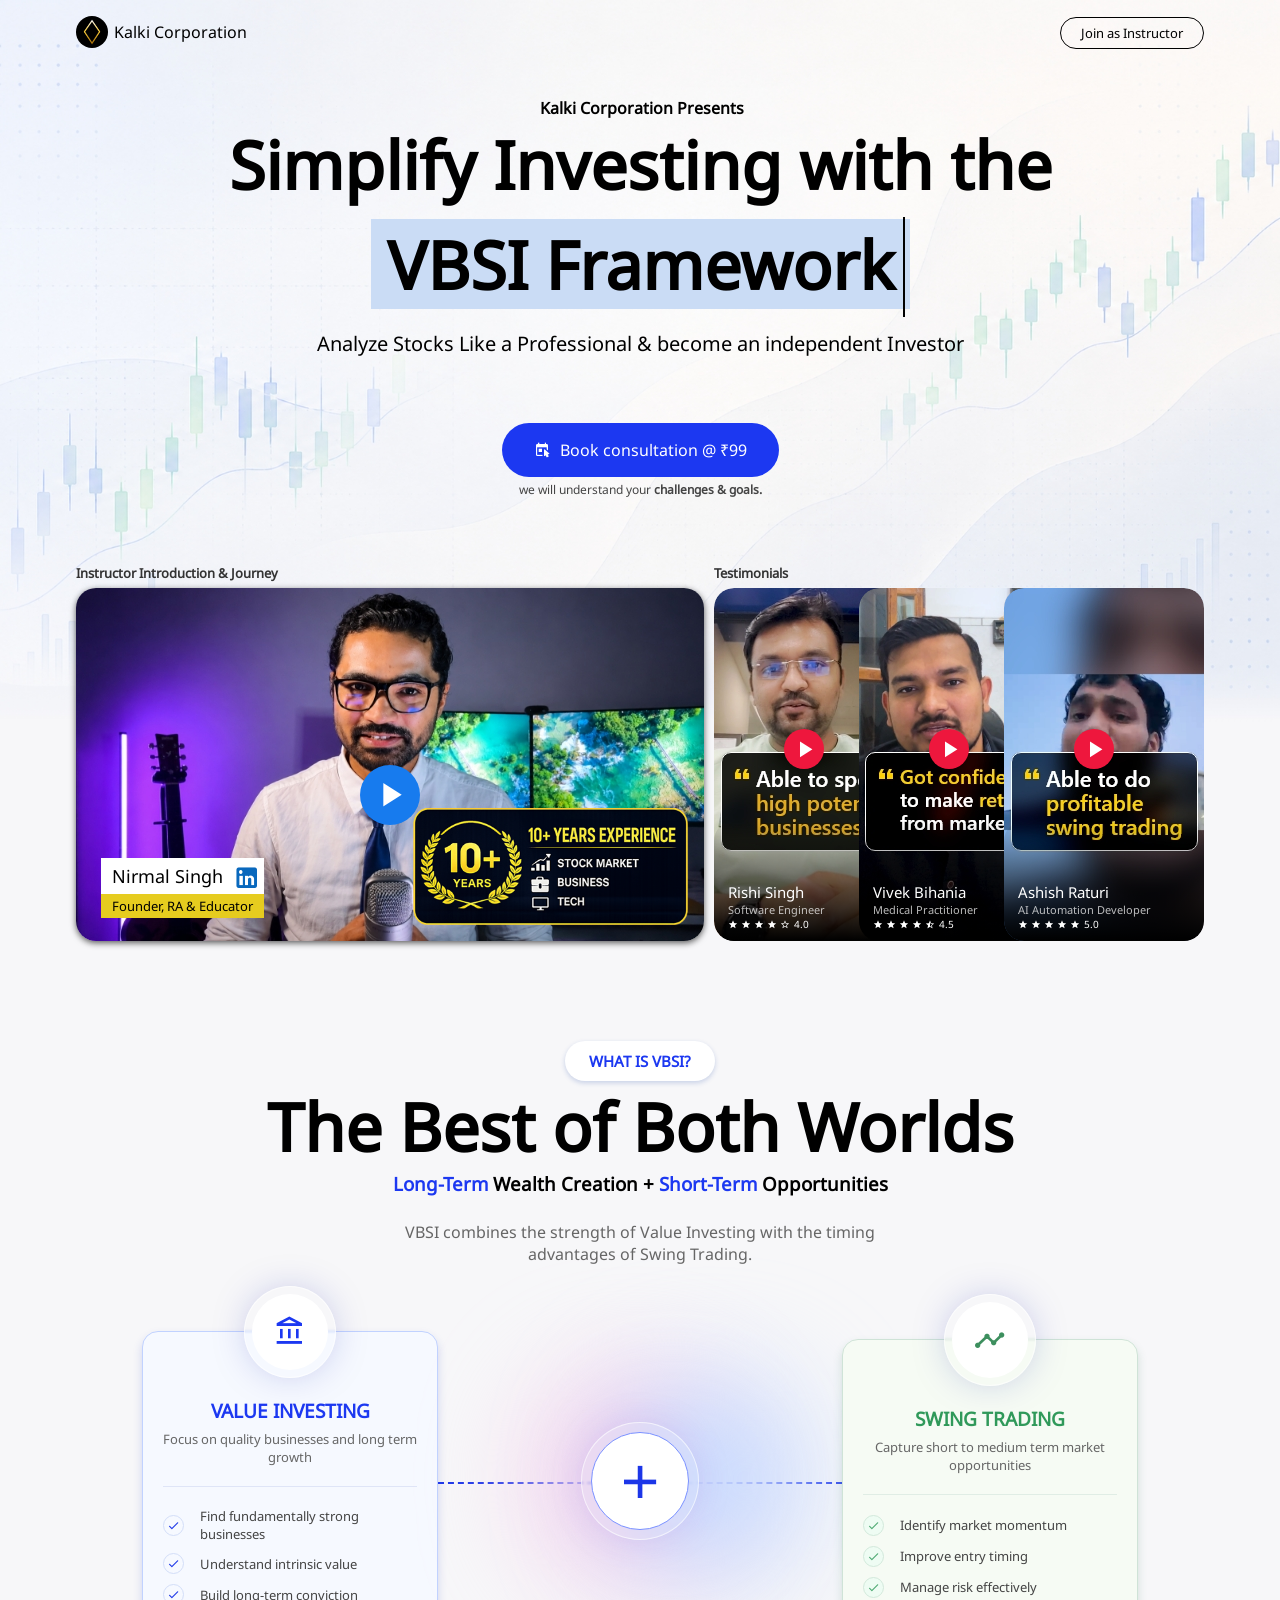
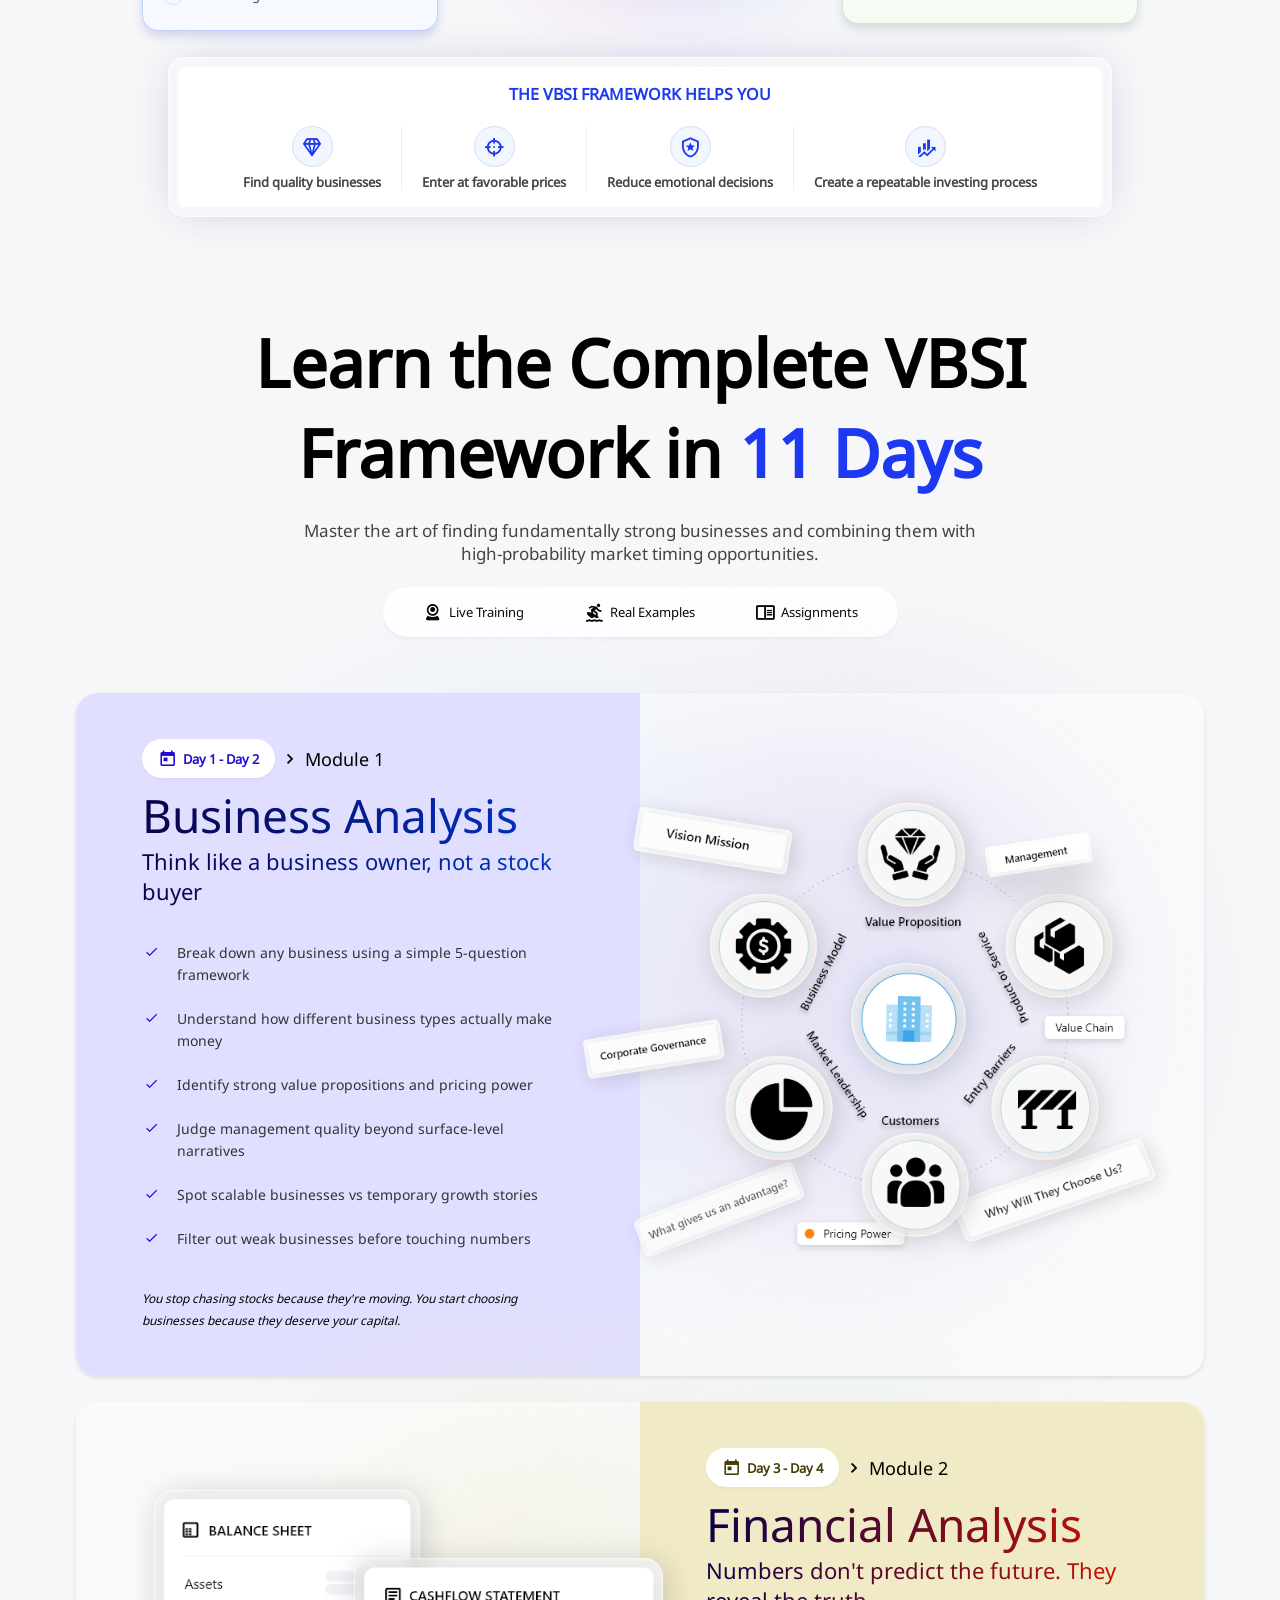
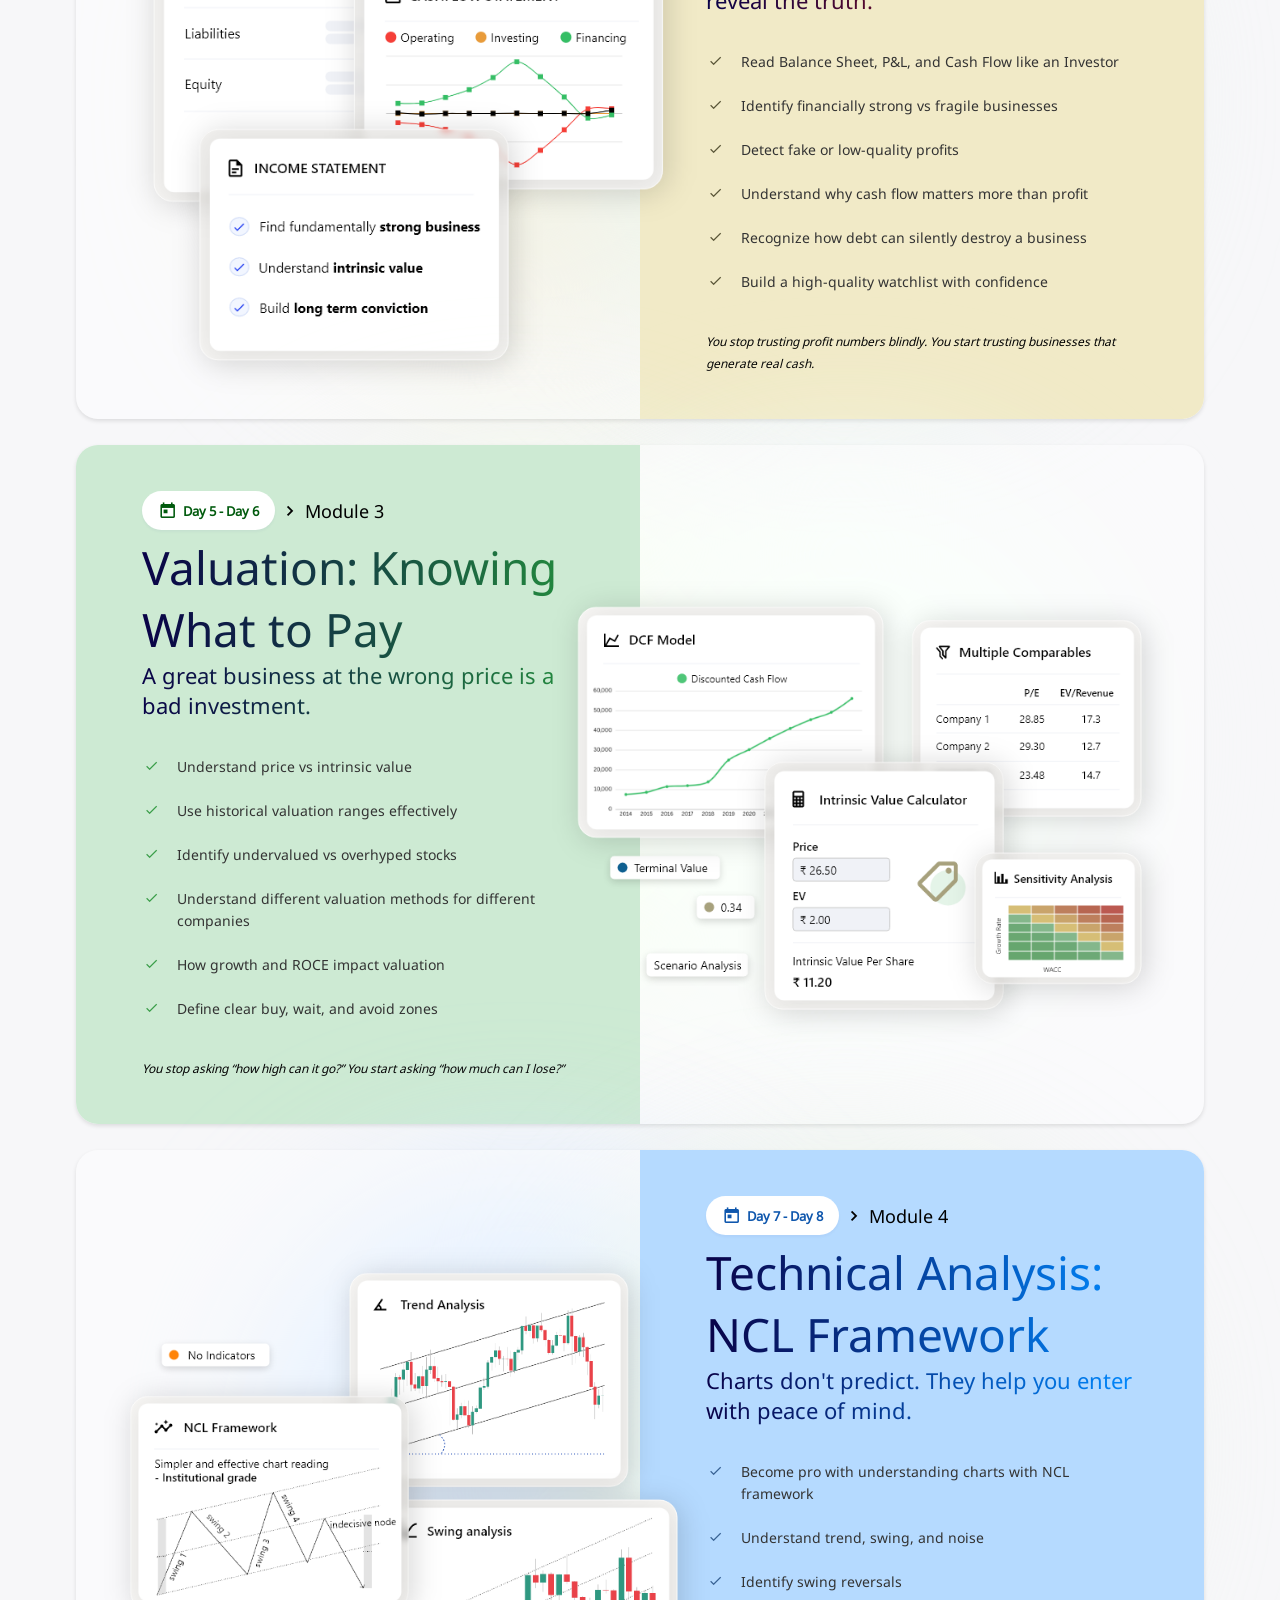
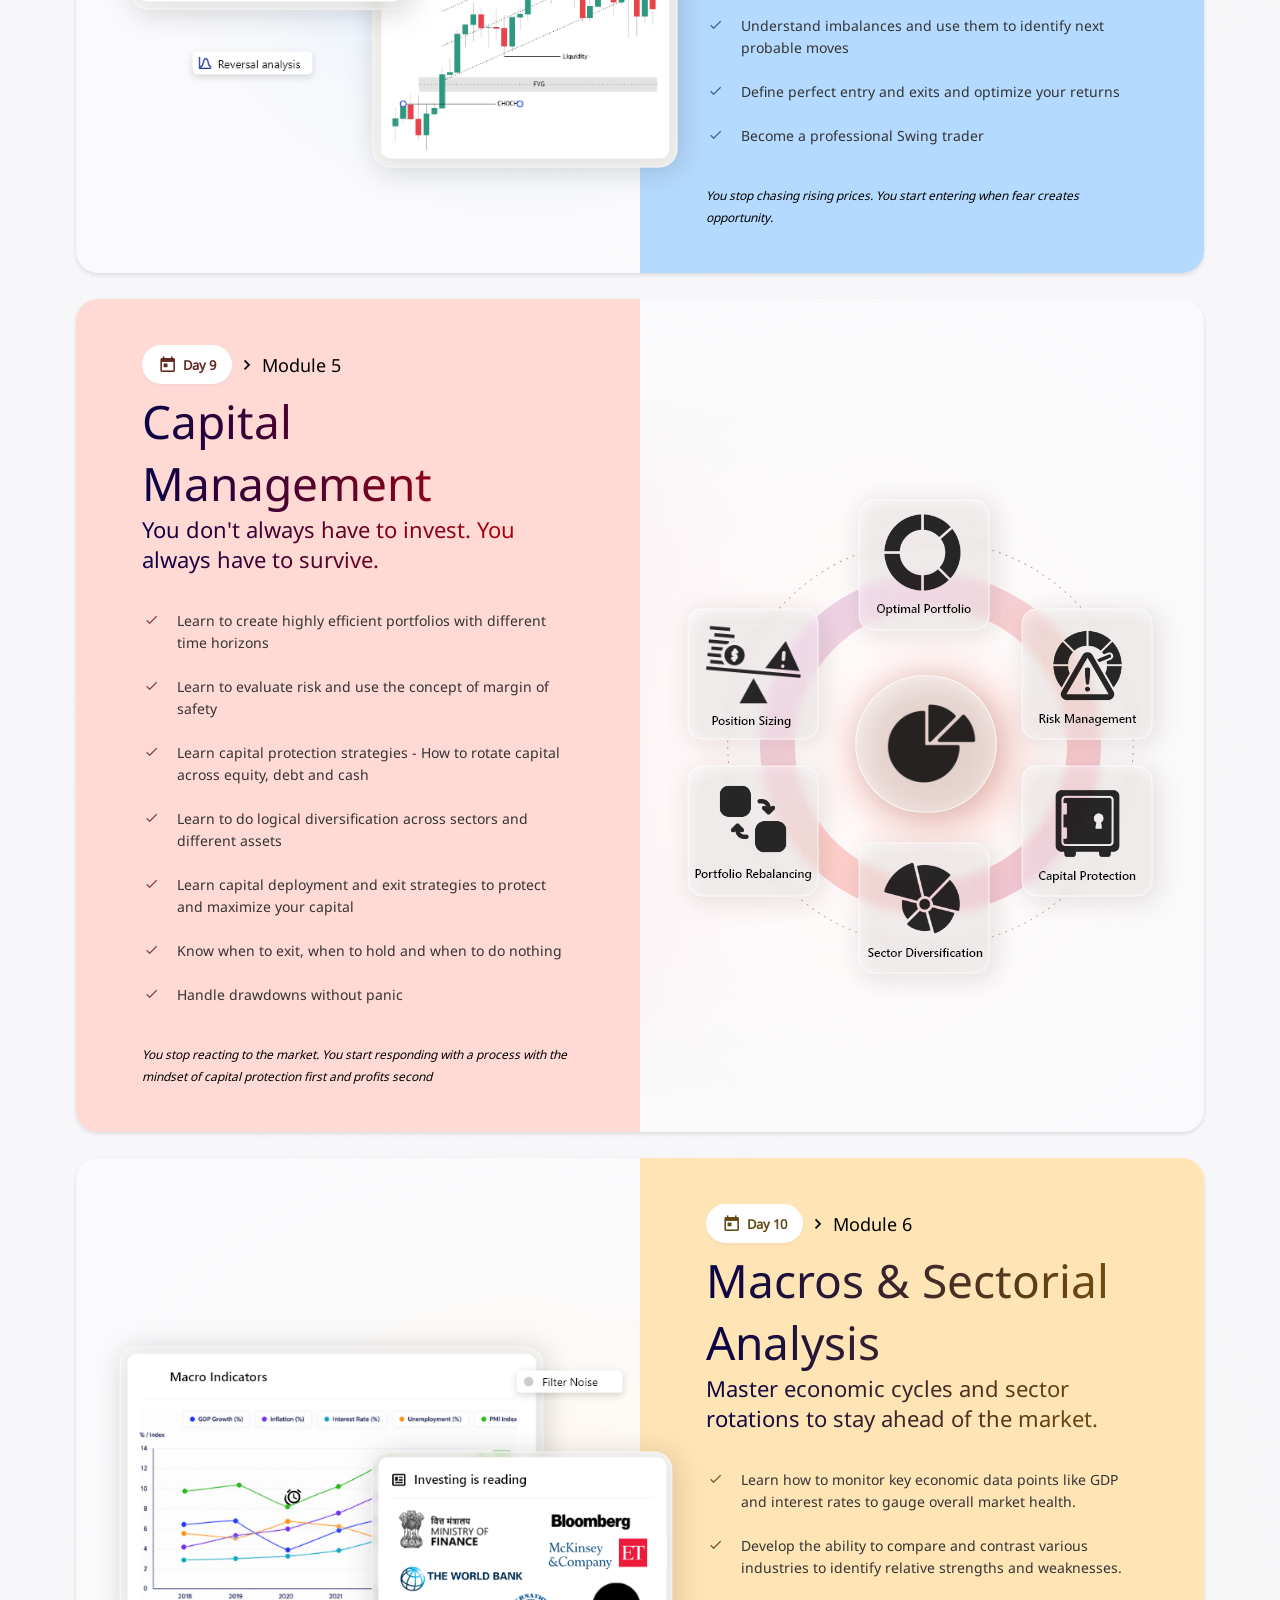
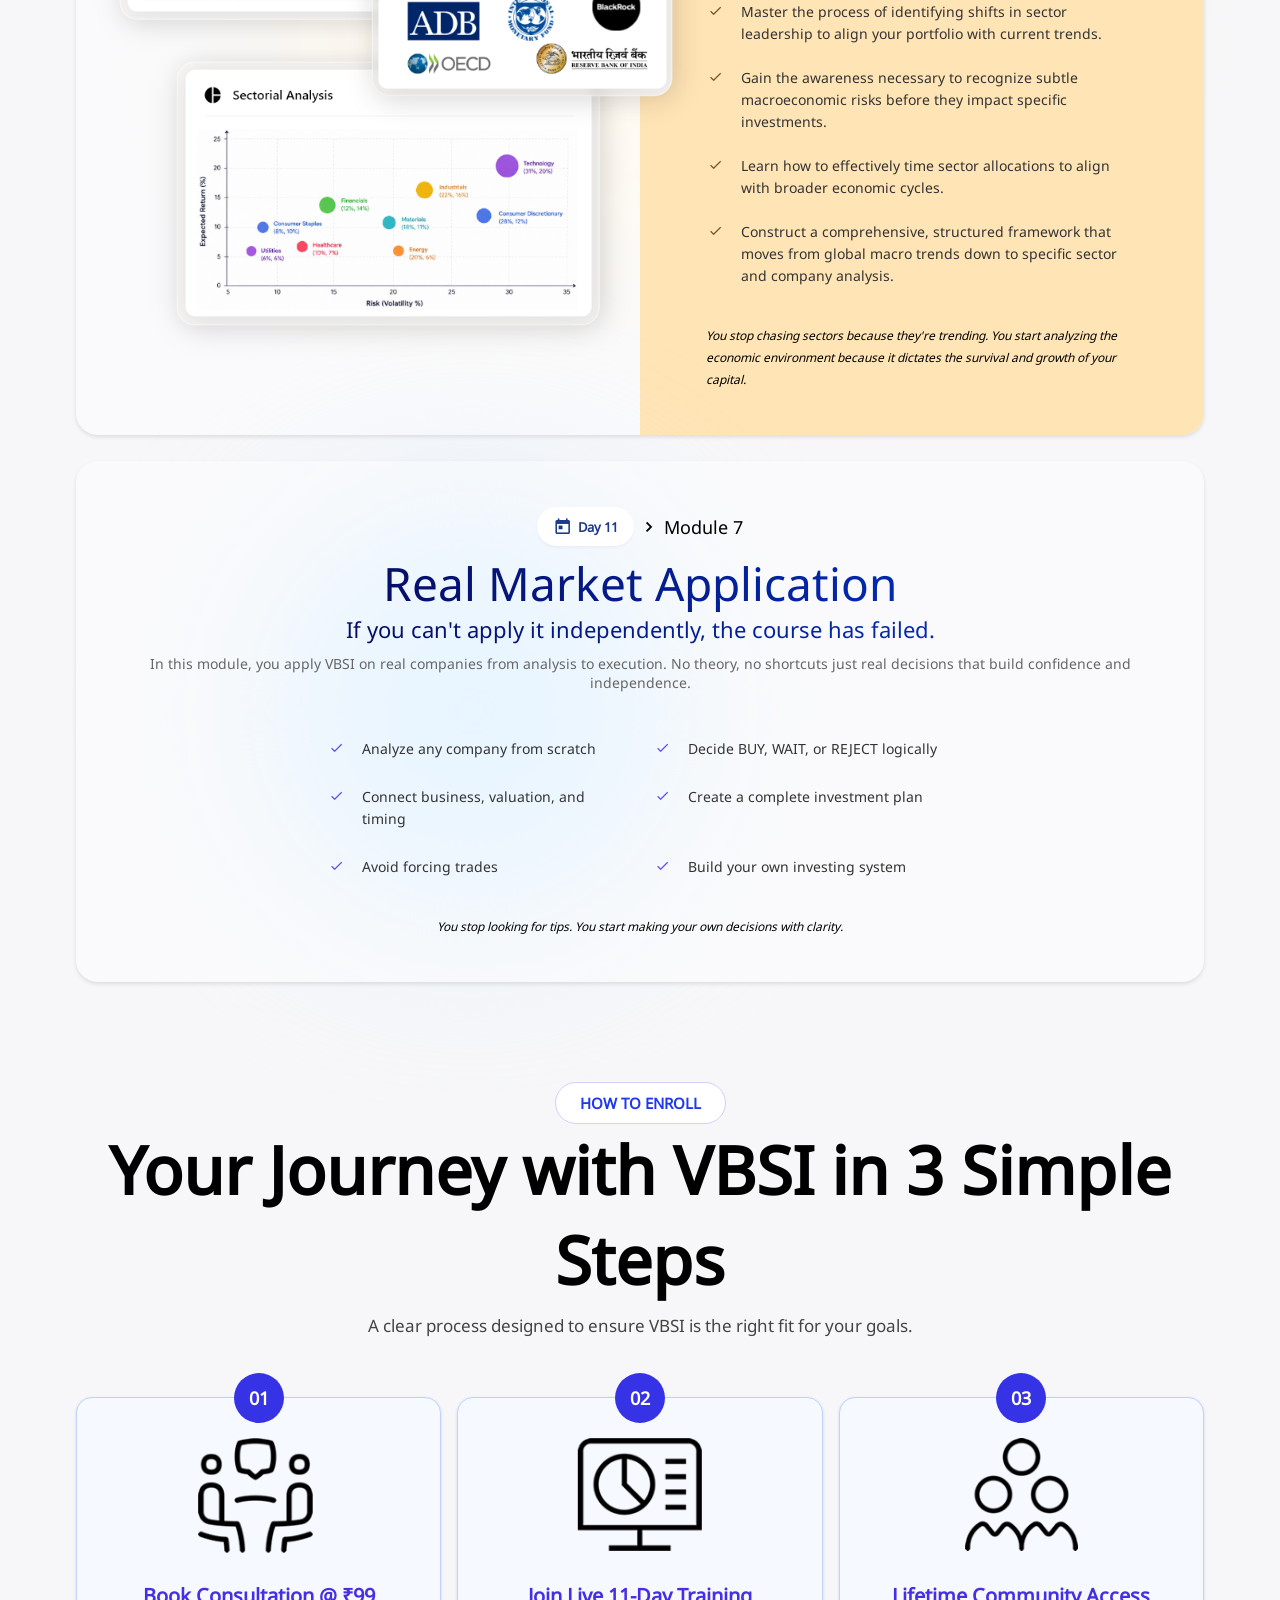
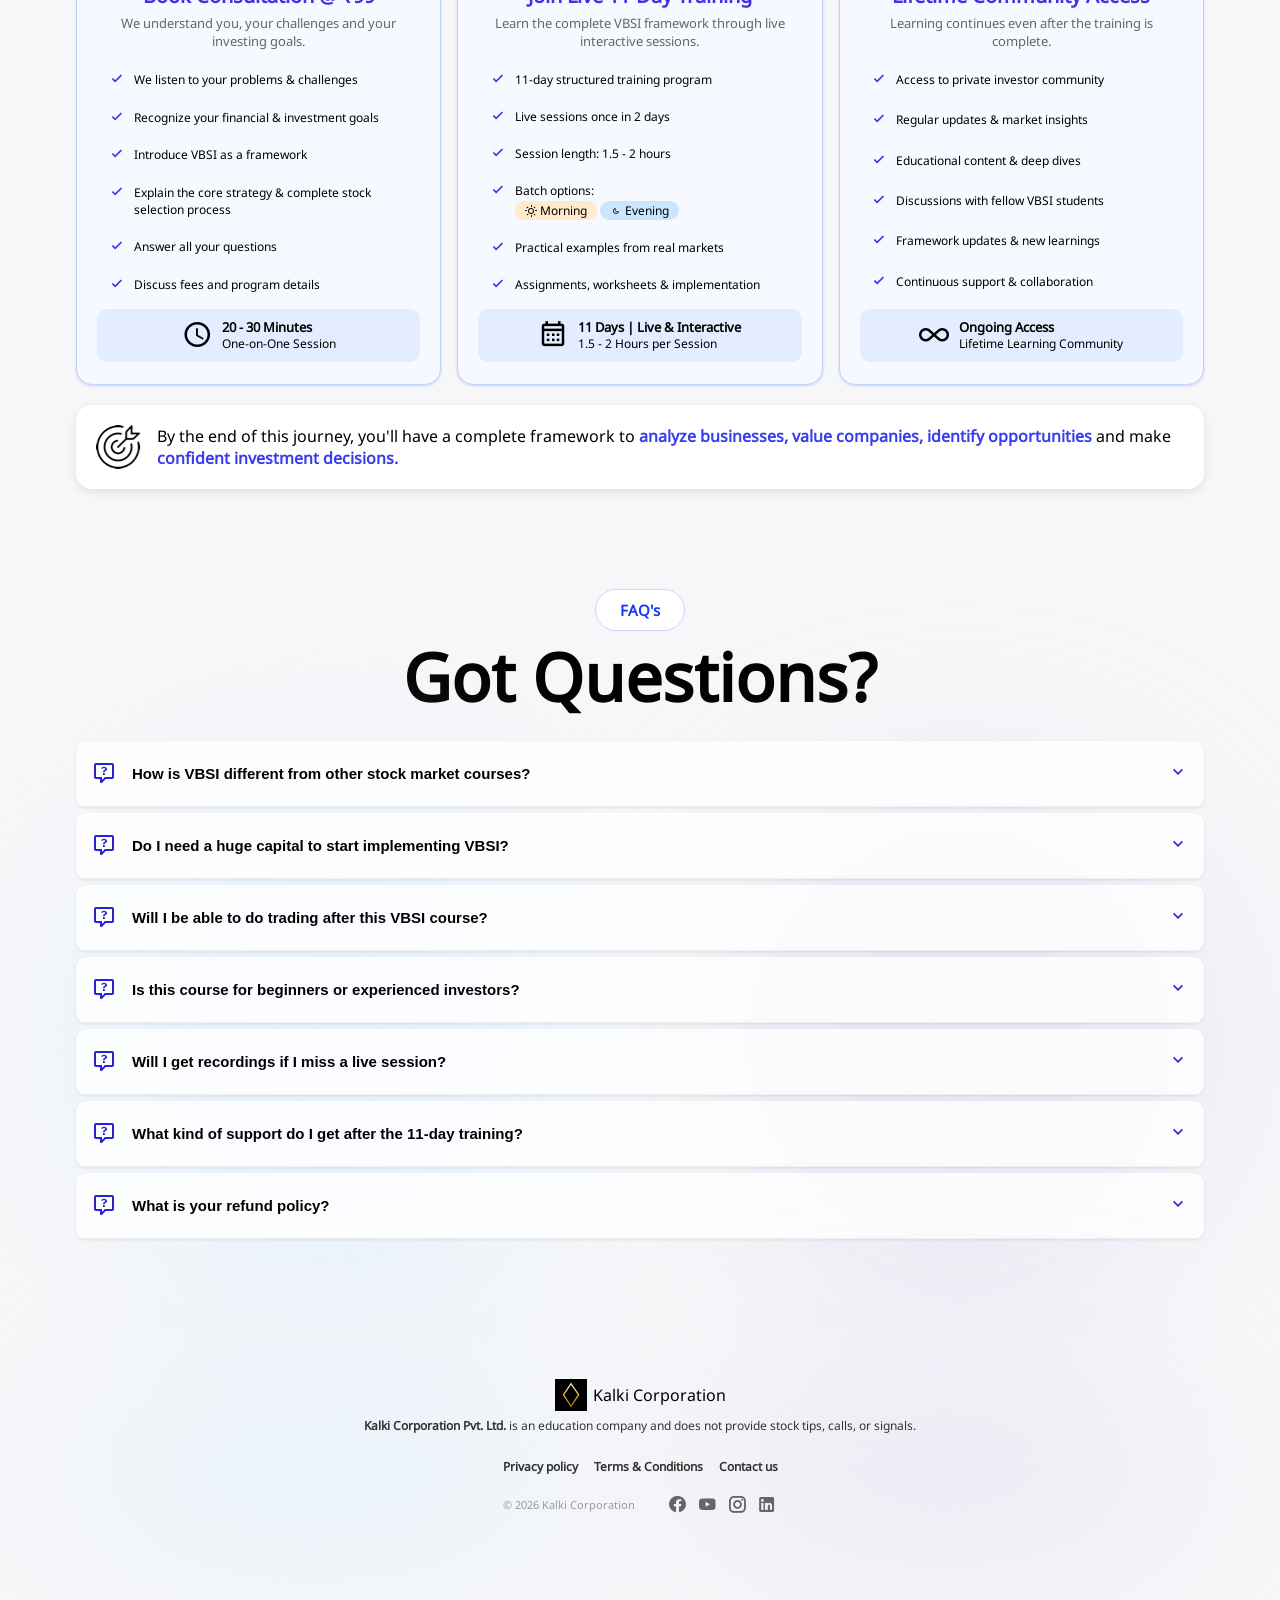
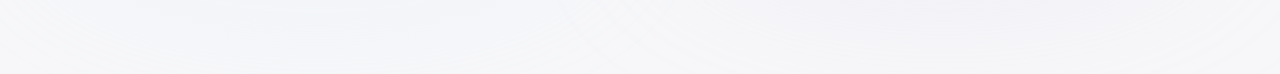
<file: vbsi.html>
<!DOCTYPE html>
<html lang="en">
<head>
    <meta charset="UTF-8">

    <meta name="robots" content="follow, index, max-snippet:-1, max-video-preview:-1, max-image-preview:large">
    <meta http-equiv="Cache-Control" content="no-cache, no-store, must-revalidate">
    <meta http-equiv="Pragma" content="no-cache">
    <meta http-equiv="Expires" content="0">

    <title>VBSI - Value Based Swing Investing</title>
    <meta content="initial-scale=1.0" name="viewport">
    <meta name="description" content='VBSI - Value Based Swing Investing - Kalki'>
    <link rel="icon" type="image/x-icon" href="./assets/favicon.png">
    <link href="main.css?v=1.0" rel="stylesheet">
    <link href="icons.css?v=1.0" rel="stylesheet">
    
    
    <!-- Google tag (gtag.js) -->
    <script async src="https://www.googletagmanager.com/gtag/js?id=G-25M11BG28Z"></script>
    <script>
        window.dataLayer = window.dataLayer || [];
        function gtag(){dataLayer.push(arguments);}
        gtag('js', new Date());
        gtag('config', 'G-25M11BG28Z');
    </script>
    <script type="text/javascript">
        (function(c,l,a,r,i,t,y){
            c[a]=c[a]||function(){(c[a].q=c[a].q||[]).push(arguments)};
            t=l.createElement(r);t.async=1;t.src="https://www.clarity.ms/tag/"+i;
            y=l.getElementsByTagName(r)[0];y.parentNode.insertBefore(t,y);
        })(window, document, "clarity", "script", "wezdlojds7");
    </script>
</head>

<body>
    <header class="header">
        <div class="box">
            <div>
                <a class="logo" href="index.html">
                    <img alt="Kalki logo" src="./assets/kalki_logo.png">
                    <span>Kalki Corporation</span>
                </a>
            </div>  
            <div class="get-listed">
                <a  href="teach.html" class="btn outline">Join <span>as Instructor</span></a>
            </div>
        </div>
        <!-- <span class="shine-line"></span> -->
    </header>
    <main class="content box">
        <section class="hero">
            <div class="headline animate-hidden">
                <h1><label>Kalki Corporation Presents</label>Simplify Investing with the<br><span>VBSI Framework</span></h1>
                <p>Analyze Stocks Like a Professional & become an independent Investor</p>
            </div>
            <div class="book animate-hidden delay-1">
                <a href="https://rzp.io/rzp/92AkydAf"><i class="i_appointment"></i> Book consultation @ ₹99</a>
                <label>we will understand your <strong>challenges & goals.</strong></label>
            </div>
            <div class="intro ">
                <div class="animate-hidden delay-2">
                    <h4>Instructor Introduction & Journey</h4>
                    <div class="instructor">
                         <div>
                            <img src="./assets/badge.png" alt="badge neer"/>
                            <button class="play-btn" data-url="5i4kXr1rIoE"><i class="i_play"></i></button>
                            <div>
                                <p>Nirmal Singh <a href="https://www.linkedin.com/in/neer-ananda/"><i class="i_linkedin"></i></a></p>
                                <span>Founder, RA & Educator</span>
                            </div>
                         </div>
                    </div>
                </div>
                <div class="animate-hidden delay-2s">
                    <h4>Testimonials</h4>
                    <ul class="testimonials">
                        <li>
                             <div style="background-image: url('./assets/rishi.jpg');">
                                <button class="play-btn" data-url="25maAA6Zl9g"><i class="i_play"></i></button>
                                <div>
                                    <h5>Rishi Singh</h5>
                                    <p>Software Engineer</p>
                                    <div class="ratings">
                                        <div>
                                            <i class="i_star-filled"></i>
                                            <i class="i_star-filled"></i>
                                            <i class="i_star-filled"></i>
                                            <i class="i_star-filled"></i>
                                            <i class="i_star"></i>
                                        </div>
                                        <p>4.0</p>
                                    </div>
                                </div>
                             </div>
                        </li>
                        <li>
                             <div style="background-image: url('./assets/vivek.jpg');">
                                <button class="play-btn" data-url="TKmbVO2gYdM"><i class="i_play"></i></button>
                                <div>
                                    <h5>Vivek Bihania</h5>
                                    <p>Medical Practitioner</p>
                                    <div class="ratings">
                                        <div>
                                            <i class="i_star-filled"></i>
                                            <i class="i_star-filled"></i>
                                            <i class="i_star-filled"></i>
                                            <i class="i_star-filled"></i>
                                            <i class="i_star-half"></i>
                                        </div>
                                        <p>4.5</p>
                                    </div>
                                </div>
                             </div>
                        </li>
                        <li>
                             <div style="background-image: url('./assets/ashish.jpg');">
                                <button class="play-btn" data-url="mq8SCrNWYv4"><i class="i_play"></i></button>
                                <div>
                                    <h5>Ashish Raturi</h5>
                                    <p>AI Automation Developer</p>
                                    <div class="ratings">
                                        <div>
                                            <i class="i_star-filled"></i>
                                            <i class="i_star-filled"></i>
                                            <i class="i_star-filled"></i>
                                            <i class="i_star-filled"></i>
                                            <i class="i_star-filled"></i>
                                        </div>
                                        <p>5.0</p>
                                    </div>
                                </div>
                             </div>
                        </li>
                    </ul>
                </div>
            </div>
            
        </section>

        <section class="about">
            <h4 class="animate-hidden">WHAT IS VBSI?</h4>
            <div class="about_title animate-hidden">
                <h2>The Best of Both Worlds</h2>
                <h3><span>Long-Term</span> Wealth Creation + <span>Short-Term</span> Opportunities</h3>
                <p>VBSI combines the strength of Value Investing with the timing advantages of Swing Trading.</p>
            </div>
            <div class="meaning">
                <div class="meaning-c value-investing animate-hidden delay-2">
                    <div>
                        <span><span><i class="i_bank"></i></span></span>
                    </div>
                    <div>
                        <h4>VALUE INVESTING</h4>
                        <p>Focus on quality businesses and long term growth</p>
                        <ul>
                            <li><span><i class="i_check"></i></span>Find fundamentally strong businesses</li>
                            <li><span><i class="i_check"></i></span>Understand intrinsic value</li>
                            <li><span><i class="i_check"></i></span>Build long-term conviction</li>
                        </ul>
                    </div>
                </div>
                <div class="add_on animate-hidden delay-2s">
                    <span><span><span><i class="i_plus"></i></span></span></span>
                </div>
                <div class="meaning-c swing-trading animate-hidden delay-2ss">
                    <div>
                        <span><span><i class="i_chart"></i></span></span>
                    </div>
                    <div>
                        <h4>SWING TRADING</h4>
                        <p>Capture short to medium term market opportunities</p>
                        <ul>
                            <li><span><i class="i_check"></i></span>Identify market momentum</li>
                            <li><span><i class="i_check"></i></span>Improve entry timing</li>
                            <li><span><i class="i_check"></i></span>Manage risk effectively</li>
                        </ul>
                    </div>
                </div>
            </div>
            <div class="outcomes animate-hidden delay-2">
                <div>
                    <h3>THE VBSI FRAMEWORK HELPS YOU</h3>
                    <ul>
                        <li>
                            <span><i class="i_diamond"></i></span>
                            <p>Find quality businesses</p>
                        </li>
                        <li>
                            <span><i class="i_target"></i></span>
                            <p>Enter at favorable prices</p>
                        </li>
                        <li>
                            <span><i class="i_shield"></i></span>
                            <p>Reduce emotional decisions</p>
                        </li>
                        <li>
                            <span><i class="i_trader"></i></span>
                            <p>Create a repeatable investing process</p>
                        </li>
                    </ul>
                </div>
            </div>
        </section>

        <section class="modules">
            <div class="modules-title">
                <h2 class="animate-hidden">Learn the Complete VBSI Framework in <span>11 Days</span></h2>
                <p class="animate-hidden">Master the art of finding fundamentally strong businesses and 
                    combining them with high-probability market timing opportunities.</p>
                <ul class="animate-hidden delay-1">
                    <li><i class="i_live"></i>Live Training</li>
                    <li><i class="i_surf"></i>Real Examples</li>
                    <li><i class="i_book"></i>Assignments</li>
                </ul>
            </div>
            <div class="curriculum">
                <ul>
                    <li class="module1 animate-hidden">
                        <div>
                            <div>
                                <span>
                                    <span><i class="i_calendar"></i> Day 1 - Day 2</span>
                                    <i class="i_arrow"></i>
                                    <label>Module 1</label>
                                </span>
                                <h2>Business Analysis</h2>
                                <p>Think like a business owner, not a stock buyer</p>
                                <ul>
                                    <li>
                                        <span><i class="i_check"></i></span>
                                        <p>Break down any business using a simple 5-question framework</p>
                                    </li>
                                    <li>
                                        <span><i class="i_check"></i></span>
                                        <p>Understand how different business types actually make money</p>
                                    </li>
                                    <li>
                                        <span><i class="i_check"></i></span>
                                        <p>Identify strong value propositions and pricing power</p>
                                    </li>
                                    <li>
                                        <span><i class="i_check"></i></span>
                                        <p>Judge management quality beyond surface-level narratives</p>
                                    </li>
                                    <li>
                                        <span><i class="i_check"></i></span>
                                        <p>Spot scalable businesses vs temporary growth stories</p>
                                    </li>
                                    <li>
                                        <span><i class="i_check"></i></span>
                                        <p>Filter out weak businesses before touching numbers</p>
                                    </li>
                                </ul>
                                <img src="./assets/modules/module1.png" alt="VBSI Module 1" class="animate-hidden delay-1"/>
                                <em>You stop chasing stocks because they're moving. You start choosing businesses because they deserve your capital.</em>
                            </div>
                            </div>
                    </li>

                    <li class="module2 animate-hidden">
                        <div>
                            <div>
                                <span>
                                    <span><i class="i_calendar"></i> Day 3 - Day 4</span>
                                    <i class="i_arrow"></i>
                                    <label>Module 2</label>
                                </span>
                                <h2>Financial Analysis</h2>
                                <p>Numbers don't predict the future. They reveal the truth.</p>
                                <ul>
                                    <li>
                                        <span><i class="i_check"></i></span>
                                        <p>Read Balance Sheet, P&L, and Cash Flow like an Investor</p>
                                    </li>
                                    <li>
                                        <span><i class="i_check"></i></span>
                                        <p>Identify financially strong vs fragile businesses</p>
                                    </li>
                                    <li>
                                        <span><i class="i_check"></i></span>
                                        <p>Detect fake or low-quality profits</p>
                                    </li>
                                    <li>
                                        <span><i class="i_check"></i></span>
                                        <p>Understand why cash flow matters more than profit</p>
                                    </li>
                                    <li>
                                        <span><i class="i_check"></i></span>
                                        <p>Recognize how debt can silently destroy a business</p>
                                    </li>
                                    <li>
                                        <span><i class="i_check"></i></span>
                                        <p>Build a high-quality watchlist with confidence</p>
                                    </li>
                                </ul>
                                <img src="./assets/modules/module2.png" alt="VBSI Module 1" class="animate-hidden delay-1"/>
                                <em>You stop trusting profit numbers blindly. You start trusting businesses that generate real cash.</em>
                            </div>
                            </div>
                    </li>

                    <li class="module3 animate-hidden">
                        <div>
                            <div>
                                <span>
                                    <span><i class="i_calendar"></i> Day 5 - Day 6</span>
                                    <i class="i_arrow"></i>
                                    <label>Module 3</label>
                                </span>
                                <h2>Valuation: Knowing What to Pay</h2>
                                <p>A great business at the wrong price is a bad investment.</p>
                                <ul>
                                    <li>
                                        <span><i class="i_check"></i></span>
                                        <p>Understand price vs intrinsic value</p>
                                    </li>
                                    <li>
                                        <span><i class="i_check"></i></span>
                                        <p>Use historical valuation ranges effectively</p>
                                    </li>
                                    <li>
                                        <span><i class="i_check"></i></span>
                                        <p>Identify undervalued vs overhyped stocks</p>
                                    </li>
                                    <li>
                                        <span><i class="i_check"></i></span>
                                        <p>Understand different valuation methods for different companies</p>
                                    </li>
                                    <li>
                                        <span><i class="i_check"></i></span>
                                        <p>How growth and ROCE impact valuation</p>
                                    </li>
                                    <li>
                                        <span><i class="i_check"></i></span>
                                        <p>Define clear buy, wait, and avoid zones</p>
                                    </li>
                                </ul>
                                <img src="./assets/modules/module3.png" alt="VBSI Module 1" class="animate-hidden delay-1"/>
                                <em>You stop asking “how high can it go?” You start asking “how much can I lose?”</em>
                            </div>
                            </div>
                    </li>

                    <li class="module4 animate-hidden">
                        <div>
                            <div>
                                <span>
                                    <span><i class="i_calendar"></i> Day 7 - Day 8</span>
                                    <i class="i_arrow"></i>
                                    <label>Module 4</label>
                                </span>
                                <h2>Technical Analysis: NCL Framework</h2>
                                <p>Charts don't predict. They help you enter with peace of mind.</p>
                                <ul>
                                    <li>
                                        <span><i class="i_check"></i></span>
                                        <p>Become pro with understanding charts with NCL framework</p>
                                    </li>
                                    <li>
                                        <span><i class="i_check"></i></span>
                                        <p>Understand trend, swing, and noise</p>
                                    </li>
                                    <li>
                                        <span><i class="i_check"></i></span>
                                        <p>Identify swing reversals</p>
                                    </li>
                                    <li>
                                        <span><i class="i_check"></i></span>
                                        <p>Understand imbalances and use them to identify next probable moves</p>
                                    </li>
                                    <li>
                                        <span><i class="i_check"></i></span>
                                        <p>Define perfect entry and exits and optimize your returns</p>
                                    </li>
                                    <li>
                                        <span><i class="i_check"></i></span>
                                        <p>Become a professional Swing trader</p>
                                    </li>
                                </ul>
                                <img src="./assets/modules/module4.png" alt="VBSI Module 1" class="animate-hidden delay-1"/>
                                <em>You stop chasing rising prices. You start entering when fear creates opportunity.</em>
                            </div>
                            </div>
                    </li>

                    <li class="module5 animate-hidden">
                        <div>
                            <div>
                                <span>
                                    <span><i class="i_calendar"></i> Day 9</span>
                                    <i class="i_arrow"></i>
                                    <label>Module 5</label>
                                </span>
                                <h2>Capital Management</h2>
                                <p>You don't always have to invest. You always have to survive.</p>
                                <ul>
                                    <li>
                                        <span><i class="i_check"></i></span>
                                        <p>Learn to create highly efficient portfolios with different time horizons</p>
                                    </li>
                                    <li>
                                        <span><i class="i_check"></i></span>
                                        <p>Learn to evaluate risk and use the concept of margin of safety</p>
                                    </li>
                                    <li>
                                        <span><i class="i_check"></i></span>
                                        <p>Learn capital protection strategies - How to rotate capital across equity, debt and cash</p>
                                    </li>
                                    <li>
                                        <span><i class="i_check"></i></span>
                                        <p>Learn to do logical diversification across sectors and different assets</p>
                                    </li>
                                    <li>
                                        <span><i class="i_check"></i></span>
                                        <p>Learn capital deployment and exit strategies to protect and maximize your capital</p>
                                    </li>
                                    <li>
                                        <span><i class="i_check"></i></span>
                                        <p>Know when to exit, when to hold and when to do nothing</p>
                                    </li>
                                    <li>
                                        <span><i class="i_check"></i></span>
                                        <p>Handle drawdowns without panic</p>
                                    </li>
                                </ul>
                                <img src="./assets/modules/module5.png" alt="VBSI Module 1" class="animate-hidden delay-1"/>
                                <em>You stop reacting to the market. You start responding with a process with the mindset of capital protection first and profits second</em>
                            </div>
                            </div>
                    </li>

                    <li class="module6 animate-hidden">
                        <div>
                            <div>
                                <span>
                                    <span><i class="i_calendar"></i> Day 10</span>
                                    <i class="i_arrow"></i>
                                    <label>Module 6</label>
                                </span>
                                <h2>Macros & Sectorial Analysis</h2>
                                <p>Master economic cycles and sector rotations to stay ahead of the market.</p>
                                <ul>
                                    <li>
                                        <span><i class="i_check"></i></span>
                                        <p>Learn how to monitor key economic data points like GDP and interest rates to gauge overall market health.</p>
                                    </li>
                                    <li>
                                        <span><i class="i_check"></i></span>
                                        <p>Develop the ability to compare and contrast various industries to identify relative strengths and weaknesses.</p>
                                    </li>
                                    <li>
                                        <span><i class="i_check"></i></span>
                                        <p>Master the process of identifying shifts in sector leadership to align your portfolio with current trends.</p>
                                    </li>
                                    <li>
                                        <span><i class="i_check"></i></span>
                                        <p>Gain the awareness necessary to recognize subtle macroeconomic risks before they impact specific investments.</p>
                                    </li>
                                    <li>
                                        <span><i class="i_check"></i></span>
                                        <p>Learn how to effectively time sector allocations to align with broader economic cycles.</p>
                                    </li>
                                    <li>
                                        <span><i class="i_check"></i></span>
                                        <p>Construct a comprehensive, structured framework that moves from global macro trends down to specific sector and company analysis.</p>
                                    </li>
                                </ul>
                                <img src="./assets/modules/module6.png" alt="VBSI Module 1" class="animate-hidden delay-1"/>
                                <em>You stop chasing sectors because they're trending. You start analyzing the 
                                    economic environment because it dictates the survival and growth of your capital.</em>
                            </div>
                            </div>
                    </li>

                    <li class="module7 animate-hidden">
                        <div>
                            <div>
                                <span>
                                    <span><i class="i_calendar"></i> Day 11</span>
                                    <i class="i_arrow"></i>
                                    <label>Module 7</label>
                                </span>
                                <h2>Real Market Application</h2>
                                <p>If you can't apply it independently, the course has failed.</p>
                                <div>In this module, you apply VBSI on real companies from analysis to execution. 
                                    No theory, no shortcuts just real 
                                    decisions that build confidence and independence.</div>
                                <ul>
                                    <li>
                                        <span><i class="i_check"></i></span>
                                        <p>Analyze any company from scratch</p>
                                    </li>
                                    <li>
                                        <span><i class="i_check"></i></span>
                                        <p>Decide BUY, WAIT, or REJECT logically</p>
                                    </li>
                                    <li>
                                        <span><i class="i_check"></i></span>
                                        <p>Connect business, valuation, and timing</p>
                                    </li>
                                    <li>
                                        <span><i class="i_check"></i></span>
                                        <p>Create a complete investment plan</p>
                                    </li>
                                    <li>
                                        <span><i class="i_check"></i></span>
                                        <p>Avoid forcing trades</p>
                                    </li>
                                    <li>
                                        <span><i class="i_check"></i></span>
                                        <p>Build your own investing system</p>
                                    </li>
                                </ul>
                                <em>You stop looking for tips. You start making your own decisions with clarity.</em>
                            </div>
                        </div>
                    </li>
                </ul>
            </div>
        </section>

        <section class="admission">
            <div class="admission_hero animate-hidden">
                <h3>HOW TO ENROLL</h3>
                <h5>Your Journey with VBSI in 3 Simple Steps</h5>
                <p>A clear process designed to ensure VBSI is the right fit for your goals.</p>
            </div>
            <ul class="steps">
                <li class="step1 animate-hidden delay-2">
                    <span>01</span>
                    <div>
                        <div>
                            <span></span>
                        </div>
                        <div>
                            <h5>Book Consultation @ ₹99</h5>
                            <p>We understand you, your challenges and your investing goals.</p>
                            <ul>
                                <li>
                                    <span><i class="i_check"></i></span>
                                    We listen to your problems & challenges
                                </li>
                                <li>
                                    <span><i class="i_check"></i></span>
                                    Recognize your financial & investment goals
                                </li>
                                <li>
                                    <span><i class="i_check"></i></span>
                                    Introduce VBSI as a framework
                                </li>
                                <li>
                                    <span><i class="i_check"></i></span>
                                    Explain the core strategy & complete stock selection process
                                </li>
                                <li>
                                    <span><i class="i_check"></i></span>
                                    Answer all your questions
                                </li>
                                <li>
                                    <span><i class="i_check"></i></span>
                                    Discuss fees and program details
                                </li>
                            </ul>
                            <div>
                                <span><i class="i_clock"></i></span>
                                <div>
                                    <strong>20 - 30 Minutes</strong>
                                    <span>One-on-One Session</span>
                                </div>
                            </div>
                        </div>
                    </div>
                </li>

                <li class="step2 animate-hidden delay-2s">
                    <span>02</span>
                    <div>
                        <div>
                            <span></span>
                        </div>
                        <div>
                            <h5>Join Live 11-Day Training</h5>
                            <p>Learn the complete VBSI framework through live interactive sessions.</p>
                            <ul>
                                <li>
                                    <span><i class="i_check"></i></span>
                                    11-day structured training program
                                </li>
                                <li>
                                    <span><i class="i_check"></i></span>
                                    Live sessions once in 2 days
                                </li>
                                <li>
                                    <span><i class="i_check"></i></span>
                                    Session length: 1.5 - 2 hours
                                </li>
                                <li>
                                    <span><i class="i_check"></i></span>
                                    <div>
                                        <label>Batch options:</label>
                                        <div>
                                            <span><i class="i_sun"></i> Morning</span>
                                            <span><i class="i_moon"></i> Evening</span>
                                        </div>
                                    </div>
                                </li>
                                <li>
                                    <span><i class="i_check"></i></span>
                                    Practical examples from real markets
                                </li>
                                <li>
                                    <span><i class="i_check"></i></span>
                                    Assignments, worksheets & implementation
                                </li>
                            </ul>
                            <div>
                                <span><i class="i_cal2"></i></span>
                                <div>
                                    <strong>11 Days | Live & Interactive</strong>
                                    <span>1.5 - 2 Hours per Session</span>
                                </div>
                            </div>
                        </div>
                    </div>
                </li>

                <li class="step3 animate-hidden delay-2ss">
                    <span>03</span>
                    <div>
                        <div>
                            <span></span>
                        </div>
                        <div>
                            <h5>Lifetime Community Access</h5>
                            <p>Learning continues even after the training is complete.</p>
                            <ul>
                                <li>
                                    <span><i class="i_check"></i></span>
                                    Access to private investor community
                                </li>
                                <li>
                                    <span><i class="i_check"></i></span>
                                    Regular updates & market insights
                                </li>
                                <li>
                                    <span><i class="i_check"></i></span>
                                    Educational content & deep dives
                                </li>
                                <li>
                                    <span><i class="i_check"></i></span>
                                    Discussions with fellow VBSI students
                                </li>
                                <li>
                                    <span><i class="i_check"></i></span>
                                    Framework updates & new learnings
                                </li>
                                <li>
                                    <span><i class="i_check"></i></span>
                                    Continuous support & collaboration
                                </li>
                            </ul>
                            <div>
                                <span><i class="i_infinity"></i></span>
                                <div>
                                    <strong>Ongoing Access</strong>
                                    <span>Lifetime Learning Community</span>
                                </div>
                            </div>
                        </div>
                    </div>
                </li>
            </ul>
            
            <div class="admission_note animate-hidden delay-3">
                <span></span>
                <p>By the end of this journey, you'll have a complete framework to <strong>analyze businesses, 
                    value companies, identify opportunities</strong> and make <strong>confident investment decisions.</strong></p>
            </div>
        </section>

        <section class="faq animate-hidden">
            <div>
                <h3>FAQ's</h3>
                <h5>Got Questions?</h5>
            </div>
            <ul class="faq-list animate-hidden delay-2">
                <li>
                    <h5>
                        <button>
                            <div>
                                <i class="i_faq"></i>
                                <p>How is VBSI different from other stock market courses?</p>
                            </div>
                            <i class="i_arrow_down"></i>
                        </button>
                    </h5>
                    <div class="faq-content">
                        <p>Most courses teach either "pure fundamental analysis" (which keeps you stuck in long-term holdings) or 
                            "pure technical analysis" (which feels like gambling). VBSI is different, it combines the safety of 
                            business analysis with the timing advantage of the NCL framework, 
                            so you know exactly when to enter and exit.</p>
                    </div>
                </li>
                <li>
                    <h5>
                        <button>
                            <div>
                                <i class="i_faq"></i>
                                <p>Do I need a huge capital to start implementing VBSI?</p>
                            </div>
                            <i class="i_arrow_down"></i>
                        </button>
                    </h5>
                    <div class="faq-content">
                        <p>Not at all. The VBSI framework focuses on the process of decision-making, not the size of your portfolio. 
                            Learning this framework with a smaller capital is actually the best way to master your psychology 
                            and risk management before scaling up.</p>
                    </div>
                </li>
                <li>
                    <h5>
                        <button>
                            <div>
                                <i class="i_faq"></i>
                                <p>Will I be able to do trading after this VBSI course?</p>
                            </div>
                            <i class="i_arrow_down"></i>
                        </button>
                    </h5>
                    <div class="faq-content">
                        <p>While we approach intraday trading as a speculative activity, the NCL framework is specifically designed to identify high-probability entry and exit points. 
                            It is highly effective across various timeframes and is particularly well-suited for professional Swing trading.</p>
                    </div>
                </li>
                <li>
                    <h5>
                        <button>
                            <div>
                                <i class="i_faq"></i>
                                <p>Is this course for beginners or experienced investors?</p>
                            </div>
                            <i class="i_arrow_down"></i>
                        </button>
                    </h5>
                    <div class="faq-content">
                        <p>VBSI is designed to bridge the gap for everyone. Whether you are a complete beginner who wants to start the right way, or an experienced investor tired of relying on "tips" and 
                            looking to build a logical, repeatable system, this framework will help you think like a business owner.</p>
                    </div>
                </li>
                <li>
                    <h5>
                        <button>
                            <div>
                                <i class="i_faq"></i>
                                <p>Will I get recordings if I miss a live session?</p>
                            </div>
                            <i class="i_arrow_down"></i>
                        </button>
                    </h5>
                    <div class="faq-content">
                        <p>Yes! While we highly recommend attending live to interact and get your doubts cleared in real-time, 
                            all session recordings will be available to you so you can revisit the concepts whenever you need a refresher.</p>
                    </div>
                </li>
                <li>
                    <h5>
                        <button>
                            <div>
                                <i class="i_faq"></i>
                                <p>What kind of support do I get after the 11-day training?</p>
                            </div>
                            <i class="i_arrow_down"></i>
                        </button>
                    </h5>
                    <div class="faq-content">
                        <p>Your learning continues long after the 11 days. You get lifetime access to our private investor community, 
                            where you can discuss market insights, get updates on the framework, 
                            and stay connected with fellow students and mentors.</p>
                    </div>
                </li>
                <li>
                    <h5>
                        <button>
                            <div>
                                <i class="i_faq"></i>
                                <p>What is your refund policy?</p>
                            </div>
                            <i class="i_arrow_down"></i>
                        </button>
                    </h5>
                    <div class="faq-content">
                        <p>We currently do not offer a fee refund policy. Our fees are kept accessible to ensure quality, and our live sessions require significant effort from instructors to ensure every student understands the concepts deeply. 
                            We are committed to delivering value that far exceeds the program cost.</p>
                    </div>
                </li>
            </ul>
        </section>
    </main>


     <section class="cta">
        <div class="cta_info">
            <i class="i_appointment"></i>
            <div>
                <h6>Not Sure If VBSI Is Right For You?</h6>
                <p>Book a 1-on-1 consultation call with our experts and get clarity before you enroll.</p>
            </div>
        </div>
        <div class="cta_action">
            <a href="https://rzp.io/rzp/92AkydAf">
                <span>Book consultation @ ₹99</label></span>
                <i class="i_arrow-right"></i>
            </a>
            <label><i class="i_thunder"></i>Limited Availability: 12 Seats Left</label>
        </div>
    </section>

    <footer class="footer animate-hidden">
       <div class="kalki_corp">
            <a class="logo" href="index.html">
                <img alt="Kalki logo" src="./assets/kalki_logo.png">
                <span>Kalki Corporation</span>
            </a>
            <p><strong>Kalki Corporation Pvt. Ltd.</strong> is an education company and does not provide stock tips,
                calls, or signals.</p>
       </div>
       <ul class="footer_links">
            <li>
                <a>Privacy policy</a>
            </li>
            <li>
                <a>Terms & Conditions</a>
            </li>
            <li>
                <a>Contact us</a>
            </li>
       </ul>
       <div class="social">
            <label>© 2026 Kalki Corporation</label>
            <ul>
                <li><a href="https://www.facebook.com/kalkicorp"><i class="i_facebook"></i></a></li>
                <li><a href="https://www.youtube.com/@kalkicorp"><i class="i_youtube"></i></a></li>
                <li><a href="https://www.instagram.com/kalkicorp/"><i class="i_instagram"></i></a></li>
                <li><a href="https://www.linkedin.com/company/kalkicorp/"><i class="i_linkedin"></i></a></li>
            </ul>
       </div>
    </footer>
    <script defer src="./scripts/main.js"></script> 
</body>
</html>
</file>
<file: kalki-old/main.css>
/*
Copyright (c) 2023 Kalki Corporation. All rights reserved.
Proprietary and confidential.
Unauthorized copying or use of this file, in any medium or form, is strictly prohibited. 
*/

/*Resets*/
a, body, dd, div, dl, dt, h1, h2, h3, h4, h5, img, input, li, p, section, table, tbody, td, tr, ul { box-sizing: border-box; -moz-box-sizing: border-box; -webkit-box-sizing: border-box; border: 0; font: inherit; list-style: none; margin: 0; outline: 0; padding: 0; vertical-align: baseline; text-decoration: none; }
input[type=password], input[type=text] { -moz-appearance: none; -webkit-appearance: none; appearance: none; }
input, select, textarea { font: inherit; outline: 0; resize: none; }
body { background-color: #f5f8f9; color: #333; cursor: default; font-family: arial,sans-serif; font-size: 14px; -webkit-font-smoothing: antialiased; height: 100%; -moz-osx-font-smoothing: grayscale; text-rendering: optimizeLegibility; }
.box { margin: auto; max-width: 1200px; position: relative; }
::selection { background-color: #227078; color: #fff; }

/* Buttons */
#scrollToTopButton { cursor: pointer; position: fixed; bottom: 20px; right: 20px; font-size: 15px; background-color: #fff; border: none; border-radius: 3px; padding: 5px; width: 29px; box-shadow: 0 0 3px #00000024; color: #333; }

/*Transitions*/
.header button, .logo>span:last-child, .nav ul li a, .presence>div>a { -webkit-transition: all .3s ease-out; -moz-transition: all .3s ease-out; -o-transition: all .3s ease-out; transition: all .3s ease-out; }
.moveUp-animation { animation: .8s ease-out moveUp; }
.moveDown-animation { animation: .8s ease-out moveDown; }

/* Design */
.header { position: fixed; top: 0; padding-top: 7px; left: 0; right: 0; background-color: #333; color: #fff; height: 35px; transition: transform 0.3s ease-in-out; z-index: 1000; }
.header>div { display: flex; }
.header button { display: none; opacity: 0.6; padding: 0; background: none; border: none; cursor: pointer; position: absolute; right: 20px; top: 0; height: 30px; width: 30px; background-size: 16px; background-repeat: no-repeat; background-position: 7px 13px; }
.header button:hover { opacity: 1; }
.header button svg { padding: 10px; fill: #ffffffb5; height: 20px; }
.logo { color: #fff; margin-right: 100px; cursor: pointer; }
.logo>span { display: block; }
.logo>span:last-child { font-size: 10px; color: #999; }
.logo:hover>span:last-child { color: #fff; }

.nav { }
.nav.active { display: block; }
.nav ul { margin-right: 100px; display: flex; column-gap: 30px; }
.nav ul li { }
.nav ul li a { font-size: 13px; color: #ffffffbf; display: block; padding: 7px 15px 10px 15px; cursor: pointer; }
.nav ul li a:hover { color: #fff; }

.product { background: #e3e3e3; padding: 80px 0 40px 0; }
.presence { padding: 0 300px 0 0; }
.presence>div { padding-right: 290px; animation: 1s ease-out moveUp; }
.presence>div h1 { font-weight: bold; font-size: 40px; color: #000; }
.presence>div>p { font-size: 18px; line-height: 30px; padding: 15px 0; }
.presence>div>p span { display: none; position: absolute; left: 0; top: 0; height: 100px; width: 100px; background-position: -25px -51px; background-size: 151px; background-repeat: no-repeat; border-radius: 10px; }
.presence>div h2 { font-size: 17px; font-weight: bold; margin: 28px 0 25px 0; }
.presence>div ul { }
.presence>div>a { animation: 1.5s ease-out moveUp; border: 1px solid #000; padding: 10px; border-radius: 5px; display: inline-block; color: #000; margin: 25px 0 10px 0; }
.presence>div>a:hover { background: #efefef; }
.presence>div ul li { position: relative; padding: 0 0 25px 40px; }
.presence>div ul li span { display: block; color: #227078; height: 20px; width: 20px; border-radius: 50%; text-align: center; line-height: 20px; font-size: 10px; font-weight: bold; position: absolute; left: 0; top: 0; border: 1px solid #5aa67d; }
.presence>div ul li strong { font-size: 16px; }
.presence>div ul li p { font-size: 15px; line-height: 30px; }
.presence img { animation: 2s ease-out moveUp; box-shadow: 0 0 23px #00000036; border-radius: 20px; position: absolute; right: 20px; top: 0; height: 500px; border: 9px solid #e7e7e700; }

.mission { margin: 8px 0; background: #6eb77b; padding: 50px 0 35px 0; text-align: center; }
.mission>div { }
.mission>div>div>strong { font-weight: normal; margin-top: 60px; display: block; color: #0000008f; }
.mission>div>h2 { font-weight: bold; font-size: 35px; color: #142a17; margin-bottom: 45px; }
.mission>div>p {     line-height: 39px;font-size: 22px; color: #000; font-family: georgia; position: relative;  padding: 10px 0 0 0; display: block; }
.mission>div>p span {    line-height: initial; font-size: 87px; color: #30623547; position: absolute; top: -43px; left: 50%; margin-left: -17px; }

.vaules { margin-top: 45px; }
.vaules>strong { font-weight: normal; color: #00000052; }
.value { justify-content: center; display: flex; column-gap: 20px; margin-top: 25px; }
.value div { background: #ffffff61; height: 200px; width: 200px; text-align: center; border-radius: 50%; }
.value div p { letter-spacing: 1px; margin-top: 83px; text-align: center; display: inline-block; width: 130px; font-size: 17px; }
.value div p strong { line-height: 21px; color: #172e19; }

.about { margin: 70px 0 0 0; }
.about h2, .team h2 { font-weight: bold; font-size: 35px; color: #000; margin-bottom: 15px; }
.about h3, .team h3 { margin-bottom: 10px; font-weight: bold; font-size: 19px; display: inline-block; border-bottom: 2px solid #10ad88; line-height: 35px; }
.about p { font-family: georgia; font-size: 16px; line-height: 30px; margin-bottom: 10px; }
.box.history { position: relative; padding: 0 280px 0 20px; }

.gallery { position: absolute; right: 0; top: 85px; }
.gallery img { height: 425px; border-radius: 10px; box-shadow: 0 0 30px #0006; }
.gallery label { display: block; text-align: center; padding: 10px 0 0 0; font-size: 11px; color: #888; letter-spacing: 1px; }

.collarge { padding: 25px 0 60px 0; margin-top: 10px; }
.photos { }
.photos h2 { font-weight: bold; font-size: 19px; border-bottom: 2px solid #10ad88; line-height: 35px; width: 140px; margin: 0 auto 30px auto; display: block; text-align: center; }
.photos img { }
.photo { margin-top: 15px; text-align: center; }
.photo>div { display: inline-block; transition: transform 0.5s; background: #fff; padding: 8px; border-radius: 10px; margin: 0 5px 7px 0; }
.photo>div:hover { z-index: 1000; transform: scale(1.05); transform-origin: center center; }
.photo>div img { border-radius: 5px 5px 0 0; width: 210px; }
.photo>div label { display: block; text-align: center; color: #777; font-size: 11px; padding: 4px 0 0 0; }

.ourteam { background: #efefef; padding: 50px 0 50px 0; margin-top: 60px; }
.team { }
.team h2 { }
.team>div { margin-top: 25px; }
.team>div>h3 { }
.team>div>div { display: flex; column-gap: 5px; flex-wrap: wrap; margin-top: 10px; }
.team>div>div>div { position: relative; background: #fff; border-radius: 5px; box-shadow: 0 0 3px #0000000f; padding: 13px 45px 6px 15px; margin-bottom: 5px; width: 275px; }
.team>div>div h4 { font-weight: bold; font-size: 15px; }
.team>div>div label { color: #666; font-size: 12px; display: block; line-height: 22px; }
.team>div>div a { position: absolute; right: 8px; top: 18px; opacity: 0.4; }
.team>div>div img { }

.contact_us { background: #dfd455; padding: 50px 0 50px 0; margin-top: 10px; }
.contact { }
.contact h2 { font-weight: bold; font-size: 35px; color: #000; margin-bottom: 15px; }
.contact h3 { margin-bottom: 10px; font-weight: bold; font-size: 19px; display: inline-block; border-bottom: 2px solid #c3a510; line-height: 35px; }
.contact>p { font-family: georgia; font-size: 16px; line-height: 30px; margin-bottom: 10px; }

.address { margin-top: 35px; text-align: center; column-gap: 1px; display: flex; }
.address svg { width: 35px; margin-top: 40px; fill: #afaa69; }
.address div { background: #fff; height: 185px; width: 180px; padding: 15px; }
.address div p { margin-top: 15px;color: #666; }
.address div span { display: block; font-style: italic; color: #666; margin-top: 18px; }
.address div em { display: block; font-size: 13px; margin-top: 5px; color: #666; }

/* Footer styling */
.footer { font-size: 11px; letter-spacing: .02em; padding: 45px 0 20px 0; color: #999; }
.footer h2 { font-size: .800rem; font-weight: 600; /* color: rgba(75,85,99,1); */ letter-spacing: .02em; }
.footer svg {     height: 23px; }
.foot_note { text-align: center; }
.foot_note p { margin-top: 7px; }

.message{      background: #fff;padding: 35px 0 50px 0;}
.message > div{}
.message > div > div{    position: relative;}

.ceo{      padding: 0 0 0 290px;}
.ceo h3 {font-weight: bold;font-size: 35px;color: #000;margin-bottom: 15px;}
.ceo img{      left: 0;top: 0;height: 190px;position: absolute;}
.ceo p{     font-family: georgia;   font-size: 16px;line-height: 28px;letter-spacing: 0.02px;margin-bottom: 10px;}

.social{   margin-top: 20px;text-align: center;}
.social div{    display: inline-block;    margin-top: 15px;}
.social div a{}
.social div a svg{    width: 30px;}

@media (max-width:1280px) {
  .box { padding: 0 20px; }
  .presence img { right: 20px; }
  .gallery { right: 20px; }
}

@media (max-width:920px) {
  .nav { display: none; position: fixed; background: #333; top: 42px; width: 160px; border-radius: 0 0 5px 5px; right: 0; box-shadow: 0 6px 6px #00000047; }
  .nav ul { margin-right: 0; }
  .header button { display: block; }
  .nav ul { display: block; }
}

@media (max-width:780px) {
  .presence img { height: 230px; border: 1px solid #fff; border-radius: 5px; }
  .presence>div { padding-right: 135px; }
  .about p,   .contact>p, .presence>div>p { font-size: 15px; }
  .presence>div h1 {    text-align: center; font-size: 35px; }
  .presence>div ul li strong { font-size: 14px; }
  .presence>div ul li p { font-size: 14px; }
  .mission>div>h2 { font-size: 30px; }
  .mission>div>p { font-size: 16px;line-height: 25px; }
  .value div { height: 150px; width: 150px; }
  .value div p { margin-top: 55px; }
  .about h2,   .contact h2, .team h2 { font-size: 30px; }
  .gallery img { height: 230px; }
  .box.history { padding: 0 160px 0 20px; }
  .photo>div {padding: 5px 5px 7px 5px;}
  .photo>div img {  }
  .ceo {padding: 30px 0 0 0;text-align: center;}
  .ceo img { height: 240px;position: initial;}
  .message {background: #fff;padding: 35px 0}
}

@media (max-width:620px) {
  .gallery, .presence img { display: none; }
  .presence>div { padding-right: 0; }
  .presence>div>p { position: relative; padding: 0 0 0 120px; }
  .presence>div>p {  text-align: center;  margin-top: 20px;padding: 0;}
  .presence>div>p span {    display: block;position: initial;width: 241px;margin: 0 auto 25px auto;background-size: 248px;height: 190px;background-position: -7px -69px;}
  .box.history { padding: 0 20px 0 20px; }
  .presence>div h2 {margin: 50px 0 25px 0;}
  .mission>div>div>strong {margin-top: 40px; margin-right: 17px;}
  .value { display: block; }
  .value div {margin: 0 20px 0 0; display: inline-block; }
  .team>div>div>div { width: auto; }
  .team>div>div { display: block; }
  .address div { margin-bottom: 2px;    width: 100%; }
  .address { display: block; }
  .ceo h3 {margin-top: 25px;font-size: 32px;}
  .about {margin: 35px 0 0 0;}
  .contact_us {padding: 28px 0 50px 0;}
}

@media (max-width:400px) {
    .photo>div img{}
    .ceo img {height: 220px;}
    .ceo h3 {font-size: 25px;}
    .ceo p {font-size: 18px;}
    .presence>div h1 {font-size: 30px;}
}

@media (max-width:380px) {
  .value div {margin: 0 0 10px 0;}
}

/* Animations */
@keyframes moveUp {
  from { transform: translateY(25px); opacity: 0; }
  to { transform: translateY(0); opacity: 1; }
}

@keyframes moveDown {
  from { transform: translateY(-25px); opacity: 0; }
  to { transform: translateY(0); opacity: 1; }
}
</file>
<file: main.css>
/*
Theme Name: PickInstitute
Text Domain: KalkiCorp
Version: 1.5
Requires at least: 4.7

Copyright (c) 2025 Kalki Corporation. All rights reserved.
Proprietary and confidential.
Unauthorized copying or use of this file, in any medium or form, is strictly prohibited.
*/

/*Resets*/
a,
body,
dd,
div,
dl,
dt,
h1,
h2,
h3,
h4,
h5,
h6,
img,
input,
li,
p,
table,
tbody,
td,
tr,
ul,
ol,
footer,
header,
section,
aside,
nav,
figure {
  box-sizing: border-box;
  border: 0;
  list-style: none;
  margin: 0;
  outline: 0;
  padding: 0;
  vertical-align: baseline;
  text-decoration: none;
}

@font-face {
    font-family: 'Noto Sans';
    src: url('./font/NotoSans-Regular.ttf') format('truetype');
    font-weight: 400;
    font-style: normal;
}


body {
     background-size: contain;
    font-family: 'Noto Sans', sans-serif;
    font-size: 16px;
    background-image: url(./assets/bg.jpg);
    background-repeat: no-repeat;
    background-color: #f7f7f9;
}

input[type="password"],
input[type="text"] {
  -moz-appearance: none;
  -webkit-appearance: none;
  appearance: none;
}

input,
select,
textarea {
  font: inherit;
  outline: 0;
  resize: none;
}

button,
a {
  cursor: pointer;
  color: #000;
  background: none;
  border: none;
  -webkit-transition: all 0.3s ease-out;
  -moz-transition: all 0.3s ease-out;
  -o-transition: all 0.3s ease-out;
  transition: all 0.3s ease-out;
}

/* Main box */
.box {
  z-index: 2;
  margin: auto;
  max-width: 1128px;
  position: relative;
}

.header{    margin-top: 16px;}
.header .box{    display: flex;
    justify-content: space-between;
    align-items: center;}

.logo{    display: flex;
    align-items: center;
    gap: 6px;}
.logo img{height: 32px;
    border-radius: 50%;}
.logo span{}

.get-listed{}
.get-listed a{border: 1px solid #000;
    border-radius: 34px;
    padding: 6px 20px;
    text-align: center;
    font-size: 13px;}
.get-listed a:hover{background: #3e3e3e;
    color: #fff;}


.hero{    margin-top: 66px;display: grid;
    gap: 66px;}

.headline{    text-align: center;
    display: grid;
    gap: 16px;}
.headline h1{      line-height: 100px;  font-size: 66px;position: relative}
.headline h1 label{    font-size: 16px;
    position: absolute;
    top: -56px;
    left: 50%;
    margin-left: -100px;}
.headline h1 span{   position: relative; background: #CADCF5;
    padding: 0 16px;}
.headline h1 span:after{     content: '';
    height: 100px;
    display: block;
    width: 2px;
    background: #000;
    position: absolute;
    right: 5px;
    top: -2px;animation: blink 0.8s infinite;}
@keyframes blink{
    0%, 49% { opacity: 1; }
    50%, 100% { opacity: 0; }
}
.headline p{    font-size: 20px;}

.book{    text-align: center;}
.book a{    background: #1C38F1;
    color: #fff;
    padding: 16px 32px;
    border-radius: 54px;
    display: inline-flex;
    align-items: center;
    gap: 10px;}
.book a:hover{background: #2d4aff;
    box-shadow: 0 2px 4px #0000005e;}
.book label{    display: block;
    font-size: 12px;
    margin-top: 4px;    color: #444;}


.intro{       display: flex;
    gap: 10px;}
.intro > div{         gap: 6px;   display: grid;}
.intro > div > h4{  font-size: 13px;
    color: #333;}

.instructor{  transition: all 0.15s ease-out;  background-image: url(./assets/neer.jpg);
    width: 628px;
    height: 353px;
    border-radius: 20px;
    box-shadow: 0 2px 6px #000000a3;}
.instructor:hover{  transform: scale(1.04) translateY(0px);z-index: 999;}
.instructor >div{ position: relative;
    border-radius: 20px;
    overflow: hidden;
    height: 353px;}
    .instructor >div img{position: absolute;
    width: 275px;
    right: 16px;
    bottom: 16px;}
.instructor > div button{      height: 60px;
    width: 60px;
    background: #177BEE;
    border-radius: 50%;
    color: #fff;
    font-size: 40px;
    position: absolute;
    left: 50%;
    margin-left: -30px;
    top: 50%;
    display: grid;
    align-items: center;}
.instructor > div button:hover{background: #2f90ff;
    box-shadow: 0 0 16px #0e2983;}
.instructor > div div{    position: absolute;
    bottom: 25px;
    left: 25px;}
.instructor > div p{background: #fff;
    padding: 6px 11px;    position: relative;
    font-size: 18px;}
.instructor > div span{    background: #E6CC1F;
    font-size: 13px;
    padding: 3px 11px;}
.instructor > div p a{    font-size: 28px;
    position: absolute;
    right: 3px;
    top: 1px;
    color: #0968bd;}
.instructor > div p a:hover{    color: #00aaff;}
.instructor > div p a i{}

.testimonials{    display: flex;}
.testimonials li{   height: 353px;transition: all 0.15s ease-out;
    margin-left: -55px;    border-radius: 20px;
    overflow: hidden;}
.testimonials li:first-child{margin-left: 0;}
.testimonials li.active{z-index: 1000;}
.testimonials li:hover{    transform: scale(1.04) translateY(0px);
    z-index: 999;}
.testimonials li > div{       height: 353px;
    width: 200px;
    border-radius: 20px;
    box-shadow: 0 2px 6px #000000a3;
    position: relative;}
.testimonials li > div:after{    content: '';
    position: absolute;
    left: 0;
    right: 0;
    bottom: 0;
    height: 120px;
    background: linear-gradient(to bottom, rgba(30, 87, 153, 0) 0%, rgba(0, 0, 0, 1) 100%);
    border-radius: 20px;
  }
.testimonials li > div button{height: 40px;
    width: 40px;
    background: #ee173d;
    border-radius: 50%;
    color: #fff;
    font-size: 27px;
    position: absolute;
    left: 50%;
    margin-left: -30px;
    top: 40%;
    display: grid;
    align-items: center;}
.testimonials li > div button:hover{background: #ff4868;
    box-shadow: 0 0 16px #830e0e;}
.testimonials li > div > div{    color: #fff;
    position: absolute;
    bottom: 10px;
    z-index: 1;
    left: 14px;}
.testimonials li > div > div h5{font-weight: 200;
    font-size: 15px;}
.testimonials li > div > div > p{font-size: 11px;
    color: #ffffffba;}

.ratings {
    font-size: 10px;
    display: flex;
    gap: 4px;
}


.about{    margin-top: 100px;
    text-align: center;}
.about > h4{    display: inline-block;
    background: #fff;
    color: #1C38F1;
    padding: 10px 24px;
    border-radius: 35px;
    box-shadow: 0 2px 5px #1740a336;
    font-size: 15px;}
.about > div {}

.about_title{}
.about_title h2{    font-size: 66px;}
.about_title h3{}
.about_title h3 > span{    color: #1C38F1;}
.about_title p{    max-width: 477px;
    margin: 25px auto 0 auto;
    color: #666;}

.meaning{    margin-top: 66px;    display: flex;
    justify-content: center;
    align-items: center;}
.meaning > div{}

.meaning-c{      box-shadow: 0 5px 10px #203abf2e;  border: 1px solid #C1D2FF;
    border-radius: 16px;
    position: relative;
    width: 296px;
    padding: 66px 20px 25px 20px;
    background: #F6F9FF;}
.meaning-c > div{}
.meaning-c > div > span{width: 90px;
    height: 90px;
    border-radius: 50%;
    background: rgba(255, 255, 255, 0.05);
    backdrop-filter: blur(1px);
    box-shadow: 0 0 40px -10px hsl(235.99deg 80.39% 36.23% / 34%);
    border: 1px solid #ffffff9c;
    display: flex;
    align-items: center;
    justify-content: center;
    position: absolute;
    top: -46px;    left: 50%;
    margin-left: -46px;}
.meaning-c > div > span > span{    width: 76px;
    height: 76px;
    border-radius: 50%;
    background: #fff;
    display: flex;
    align-items: center;
    justify-content: center;
    font-size: 32px;
    color: #1C38F1;}
.meaning-c > div > span > span i{}
.meaning-c > div > h4{    color: #1C38F1;
    font-size: 19px;}
.meaning-c > div > p{    font-size: 13px;
    color: #666;
    padding-top: 6px;}
.meaning-c > div > ul{        border-top: 1px solid #dfe5f7;
    margin-top: 20px;
    padding-top: 20px;
    text-align: left;
    display: grid;
    gap: 10px;}
.meaning-c > div li{    display: flex;
    gap: 16px;
    font-size: 13px;
    color: #444;
    align-items: center;}
.meaning-c > div li span{    height: 19px;
    width: 19px;
    border-radius: 50%;
    border: 1px solid #D3DEF8;
    display: flex;
    align-items: center;
    justify-content: center;
    color: #1C36E8;
    flex-shrink: 0;}
.meaning-c > div li i{}

.value-investing{}
.value-investing > div{}
.value-investing > div > span{}
.value-investing > div > span > span{}
.value-investing > div > span > span i{}
.value-investing > div > h4{}
.value-investing > div > p{}
.value-investing > div > ul{}
.value-investing > div > li{}
.value-investing > div > i{}

.add_on{       width: 404px;position: relative;}
.add_on:before{    content: '';
    border-bottom: 2px dashed #1C36E8;
    position: absolute;
    right: 0;
    left: 0;
    top: 60px;}
.add_on > span{    position: relative;
    display: flex;
    justify-content: center;}
.add_on > span::before,
.add_on > span::after {
           content: "";
    inset: 0;
    width: 200px;
    height: 200px;
    border-radius: 50%;
    position: absolute;
    filter: blur(55px);
    top: -43px;
    left: 91px;
}
.add_on > span::before {
       background: #f5c9e8;
    transform: translateX(8px);
}
.add_on > span::after {
    background: #c7dcff;
    transform: translateX(80px);
}
.add_on > span > span{      width: 116px;
    height: 116px;
    border-radius: 50%;
    background: rgba(255, 255, 255, 0.05);
    backdrop-filter: blur(1px);
    box-shadow: 0 0 40px -10px hsl(270 60% 52% / 0.25);
    display: flex;
    align-items: center;
    justify-content: center;
    z-index: 999;
    position: relative;
    border: 1px solid #ffffff9c;}
.add_on > span > span > span{    width: 96px;
    height: 96px;
    border-radius: 50%;
    background: #fff;
    display: flex;
    align-items: center;
    justify-content: center;
    color: #1C36E8;
    font-size: 55px;
    border: 1px solid #788FFF;}
.add_on > span > span > span i{}

.swing-trading{       box-shadow: 0 5px 10px #2c724b2e; border: 1px solid #CFE3D7;
    background: #F6FBF4;}
.swing-trading > div{}
.swing-trading > div > span{}
.swing-trading > div > span span{    color: #3d8f5e;}
.swing-trading > div > span span i{}
.swing-trading > div > h4{    color: #30995a;}
.swing-trading > div > p{}
.swing-trading > div > ul{    border-color: #E0EDE5;}
.swing-trading > div > li{}
.swing-trading > div li span{    color: #4DA972;
    background: #EEFCF3;
    border-color: #d2e9db;}
.swing-trading > div > li > i{}

.outcomes{    border-radius: 16px;
    background: rgba(255, 255, 255, 0.05);
    backdrop-filter: blur(8px);
    box-shadow: 0 0 40px -10px hsl(235.99deg 62.11% 33.03% / 25%);
    border: 1px solid #ffffff9c;
    padding: 9px;
    margin: 26px auto 26px auto;
    max-width: 944px;}
.outcomes > div{    background: #fff;
    border-radius: 8px;
    display: grid;
    gap: 21px;
    padding: 16px;}
.outcomes > div > h3{    color: #1C38F1;
    font-size: 16px;}
.outcomes > div > ul{display: flex;
    justify-content: center;}
.outcomes > div > ul li{    border-right: 1px solid #eee;
    display: grid;
    gap: 6px;
    padding: 0 20px;}
    .outcomes > div > ul li:last-child{border: none;}
.outcomes > div li span{    height: 39px;
    width: 39px;
    display: flex;
    background: #F2F6FF;
    border-radius: 50%;
    align-items: center;
    justify-content: center;
    font-size: 22px;
    border: 1px solid #D3DEF8;
    color: #1C38F1;
    justify-self: anchor-center;}
.outcomes > div li span i{}
.outcomes > div li p{font-size: 13px;
    font-weight: bold;
    color: #444;}

.modules{    margin-top: 100px;}
.modules-title{    text-align: center;
    display: grid;
    gap: 12px;}
.modules-title h2{    font-size: 66px;}
.modules-title h2 span{    color: #1C38F1;}
.modules-title p{     color: #444;
    font-size: 17px;
    padding: 10px 0;
    max-width: 687px;
    margin: 0 auto;}
.modules-title ul{    display: flex;
    justify-content: center;
    align-items: center;
    gap: 60px;
    background: #fff;
    border-radius: 50PX;
    padding: 15px 40px;
    margin: 0 auto;
    max-width: 930px;
    box-shadow: 0 3px 3px #0e29830a;}
.modules-title ul li{font-size: 13px;
    display: flex;
    gap: 6px;
    align-items: center;}
.modules-title ul li i{    font-size: 20px;}


.curriculum{}
.curriculum > ul{    display: grid;
    gap: 26px;
    margin-top: 56px;}
.curriculum > ul > li{
    position: relative;}
.curriculum > ul > li > div{      display: flex;
    background: #ffffff63;
    border-radius: 22px;
    z-index: 100;    box-shadow: 0 2px 4px #0000001c;
    position: relative;}
.curriculum > ul > li:nth-child(even) > div{justify-content: right;}
.curriculum > ul > li:nth-child(even) > div > div{    border-radius: 0 22px 22px 0;}

.curriculum > ul > li > div > div{  max-width: 50%;
    padding: 46px 66px;
    border-radius: 22px 0 0 22px;}

.curriculum > ul > li > div > div > span{    display: flex;
    align-items: center;
    gap: 6px;
    font-size: 18px;}
.curriculum > ul > li > div > div > span > span{     
     box-shadow: 0 2px 3px #1e147c0a;
      background: #fff;
    border-radius: 42px;
    padding: 10px 16px;
    font-size: 13px;
    font-weight: bold;
    display: inline-flex;
    gap: 6px;
    align-items: center;}
.curriculum > ul > li > div > div > span label{}
.curriculum > ul > li > div > div > span > span i{    font-size: 19px;
    font-weight: normal;}
.curriculum > ul > li > div > div > span > i{}
.curriculum > ul > li > div > div h2{        -webkit-background-clip: text;
    -webkit-text-fill-color: transparent;  font-weight: 100;  font-size: 46px;
    margin-top: 6px;}
.curriculum > ul > li > div > div > p{font-size: 22px;    -webkit-background-clip: text;
    -webkit-text-fill-color: transparent;}
.curriculum > ul > li > div > div > ul{      margin: 36px 0;
    display: grid;
    gap: 22px;}
.curriculum > ul > li > div > div > ul li{    display: flex;
    gap: 16px;    text-align: left;
    font-size: 15px;
    color: #333;}
.curriculum > ul > li > div > div > ul li span{    height: 19px;
    width: 19px;
    border-radius: 50%;
    display: flex;
    align-items: center;
    justify-content: center;
    flex-shrink: 0;}
.curriculum > ul > li > div > div > ul li span i{}
.curriculum > ul > li > div > div > ul li p{font-size: 14px;line-height: 22px;}
.curriculum > ul > li > div > div img{position: absolute;}
/* .curriculum > ul > li:nth-child(even) > div > div img{    left: 0;} */
.curriculum > ul > li > div > div  em{font-size: 12px;}

.curriculum > ul > li::before,
.curriculum > ul > li::after {
           content: "";
    inset: 0;
    width: 500px;
    height: 500px;
    border-radius: 50%;
    position: absolute;
    top: 50px;
    left: 39%;
    filter: blur(86px);
}

.module1{ }
.module1 > div > div h2,.module1 > div > div > p{    background: linear-gradient(to right, #090248 0%, #0036cf 100%);}
.module1 > div > div{background: #E1DFFF;}
.module1 > div > div > span > span{color: #200cd5; }
.module1 > div > div > ul li span{       color: #200cd5;}
.module1 > div > div img{      right: 16px;  width: 630px;
    top: 76px;}
.module1::before {
         background: #d8edff;
    transform: translateX(-245px);
}
.module1::after {
       background: #D9D3EF;
    transform: translateX(80px);
}

.module2{ }
.module2 > div > div h2,.module2 > div > div > p{ background: linear-gradient(to right, #090248 0%, #cf1300 100%);}
.module2 > div > div{background: #F1EAC7;}
.module2 > div > div > span > span{    color: #463e05;}
.module2 > div > div > ul li span{color: #585436;}
.module2 > div > div img{    top: 46px;
    left: 36px;
    width: 600px;}
.module2::before {
             background: #edead5;
    transform: translateX(-245px);
}
.module2::after {
          background: #dfefe3;
    transform: translateX(80px);
}

.module3{ }
.module3 > div > div h2,.module3 > div > div > p{    background: linear-gradient(to right, #090248 0%, #238b3e 100%);}
.module3 > div > div{
    background: #CDEAD3;}
.module3 > div > div > span > span{color: #005a0d;}
.module3 > div > div > ul li span{color: #399d48;}
.module3 > div > div img{    right: 16px;
    top: 122px;
    width: 650px;}
.module3::before {
           background: #f4ffea;
    transform: translateX(-245px);
}
.module3::after {
        background: #f6fff8;
    transform: translateX(80px);
}

.module4{ }
.module4 > div > div h2,.module4 > div > div > p{      background: linear-gradient(to right, #090248 0%, #0089ff 100%);}
.module4 > div > div{background: #B5DAFF;}
.module4 > div > div > span > span{color: #0f57ad;}
.module4 > div > div > ul li span{color: #376193;}
.module4 > div > div img{    left: 15px;
    top: 84px;
    width: 632px;}
.module4::before {
    background: #d1e6ff;
    transform: translateX(-245px);
}
.module4::after {
       background: #e2f3dd;
    transform: translateX(80px);
}

.module5 > div > div{background: #FFDAD5;}
.module5 > div > div h2,.module5 > div > div > p{background: linear-gradient(to right, #090248 0%, #c90202 100%);}
.module5 > div > div > span > span{color: #622920;}
.module5 > div > div > ul li span{color: #853f34;}
.module5 > div > div img{     top: 170px;
    right: 13px;}
.curriculum .module5::after,.curriculum .module5::before {    top: 200px;}
.module5::before {
       background: #f5d8e4;
    transform: translateX(-245px);
}
.module5::after {
  background: #fff7f6;
    transform: translateX(80px);
}

.module6{ }
.module6 > div > div h2,.module6 > div > div > p{     background: linear-gradient(to right, #090248 0%, #78510a 100%);}
.module6 > div > div{    background: #FFE4B5;}
.module6 > div > div > span > span{color: #644b17;}
.module6 > div > div > ul li span{color: #6e531d;}
.module6 > div > div img{
    left: 5px;
    top: 150px;
    width: 636px;}
.curriculum .module6::after,.curriculum .module6::before {    top: 200px;}
.module6::before {
          background: #fff6e5;
    transform: translateX(-245px);
}
.module6::after {
        background: #fff6ea;
    transform: translateX(80px);
}



.module7{ }
.module7 > div > div h2,.module7 > div > div > p{    background: linear-gradient(to right, #090248 0%, #0036cf 100%);}
.curriculum .module7 > div > div{max-width: 100%;    text-align: center;}
.curriculum .module7 > div > div > span{    justify-content: center;}
.module7 > div > div > span > span{color: #1f378d;}
.module7 > div > div > ul li span{color: #5c4cef;}
.module7  > div > div > div{    font-size: 14px;
    color: #666;
    padding: 10px 0;}
.module7 > div > div img{}
.curriculum .module7 > div > div > ul{  
        grid-template-columns: repeat(auto-fit, minmax(192px, 1fr));
    gap: 26px;
    margin: 36px auto 36px auto;
    width: 626px;}
    .curriculum .module7::after,.curriculum .module7::before {     height: 400px;
    width: 400px; }
.module7::before {
       background: #d8edff;
    transform: translateX(-245px);
}
.module7::after {
display: none;
}



.admission{    margin-top: 100px;}

.admission_hero{    text-align: center;}
.admission_hero h3{    display: inline-block;
    background: #fff;
    color: #1C38F1;
    padding: 10px 24px;
    border-radius: 35px;
    font-size: 15px;
    border: 1px solid #d1d0ff;}
.admission_hero h5{font-size: 66px;}
.admission_hero p{    color: #444;
    font-size: 17px;
    padding: 10px 0;}

.steps{    grid-template-columns: repeat(auto-fit, minmax(300px, 1fr));
    gap: 16px;
    margin:50px 0 20px 0;
    display: grid;
}
.steps > li{       box-shadow: 0 1px 3px #203abf2e;
    border: 1px solid #C1D2FF;
    border-radius: 16px;
    position: relative;
    padding: 20px 20px 22px 20px;
    background: #F6F9FF;}
.steps > li > span{    height: 50px;
    width: 50px;
    display: flex;
    position: absolute;
    border-radius: 50%;
    font-weight: bold;  background: #3632e6;
    font-size: 18px;
    color: #fff;
    align-items: center;
    justify-content: center;
    left: 50%;
    margin-left: -25px;
    top: -25px;}
.steps > li > div{}
.steps > li > div > div{    text-align: center;}
.steps > li > div > div > span{   background-image: url(./assets/pngs.png);
    height: 124px;
    display: block;
    margin: 20px auto;
    background-size: 386px;}
.steps > li > div > div h5{font-size: 20px;    color: #452ee4;}
.steps > li > div > div p{    font-size: 13px;
    padding: 5px 0;
    color: #666;}
.steps > li > div > div ul{       margin: 16px auto 16px auto;
    display: grid;
    min-height: 222px;
    gap: 20px;
    width: 300px;}
.steps > li > div > div li{       display: flex;
    gap: 10px;
    text-align: left;
    font-size: 12px;}
.steps > li > div > div li > span{      height: 15px;
    width: 15px;
    display: flex;
    align-items: center;
    justify-content: center;
    font-size: 13px;
    font-weight: bold;
    flex-shrink: 0;
    color: #452ee4;}
.steps > li > div > div li i{}
.steps > li > div > div > div{        background: #e4edff;
    align-items: center;
    border-radius: 10px;
    display: flex;
    padding: 6px 0;
    gap: 10px;
    justify-content: center;}
.steps > li > div > div > div > div  span{display: block;font-size: 12px;}
.steps > li > div > div > div i{}
.steps > li > div > div > div > div{    text-align: left;}
.steps > li > div > div > div > strong{}
.steps > li > div > div > div > span{     font-size: 30px;}
.steps > li > div > div > div strong{    font-size: 13px;
    display: block;
    line-height: 15px;}

.step1{   }
.step1 > span{   }
.step1 > div > div > span{     width: 121px;}
.step1 > div > div h5{  }
.step1 > div > div li span{  }
.step1 > div > div > div{ }
.step1 > div > div > div > span{}

.step2{}
.step2 > span{}
.step2 > div > div > span{        width: 125px;
    background-position: -127px 0;}
.step2 > div > div li > span{  }
.step2 > div > div li > div{}
.step2 > div > div li > div > div{    margin-top: 3px;}
.step2 > div > div li > div > div span{ 
    border-radius: 10px;
    padding: 1px 10px;}
.step2 > div > div h5{ }
.step2 > div > div > div{  }
.step2 > div > div > div > span{}
.step2 > div > div li > div > div i{}
.step2 > div > div li > div > div span:first-child{    background: #ffebcc;}
.step2 > div > div li > div > div span:last-child{    background: #cce5ff;}

.step3{}
.step3 > span{  }
.step3 > div > div > span{        width: 113px;
    background-position: 113px 0;}
.step3 > div > div li span{ }
.step3 > div > div h5{}
.step3 > div > div > div{ }
.step3 > div > div > div > span{  }

.admission_note{    background: #fff;
    border-radius: 16px;
    box-shadow: 0 3px 10px #00000017;
    display: flex;
    align-items: center;
    gap: 16px;
    padding: 20px;}
.admission_note span{    background-image: url(./assets/pngs.png);
    height: 44px;
    width: 55px;
    display: block;
      background-position: -3px -139px;}
.admission_note p{    font-size: 16px;}
.admission_note strong{    color: #393bf1;}


.faq{    text-align: center;
    margin: 100px 0;}
.faq > div{}
.faq > div h3{    display: inline-block;
    background: #fff;
    color: #1C38F1;
    padding: 10px 24px;
    border-radius: 35px;
    font-size: 15px;
    border: 1px solid #d1d0ff;}
.faq > div h5{    font-size: 66px;}
.faq ul{       position: relative;   margin-top: 20px;  display: grid;
    gap: 6px;}
.faq li{     transition: all 0.3s ease-out;
    background: #ffffffc7;
    border-radius: 10px;
    box-shadow: 0 1px 3px #00000017;
    z-index: 1000;
    backdrop-filter: blur(10px);}
.faq li:hover{background:#fff;}
.faq li.act{background:#fff;}
.faq li h5{}
.faq li button{    display: flex;
    width: 100%;
    justify-content: space-between;
    padding: 20px 16px;}
.faq li button > i{    color: #2824d1;
    font-size: 20px;}
.faq li button div{    display: flex;
    align-items: center;
    gap: 16px;}
.faq li button div i{color: #2824d1;
    font-size: 24px;}
.faq li button div p{    font-size: 15px;
    font-weight: bold;}
.faq li > div{      text-align: left;
    font-size: 14px;padding: 0 16px;
    border-top: 1px solid #eee;}
.faq li > div p{}
.faq ul::before, .faq ul::after {
    content: "";
    inset: 0;
    width: 500px;
    height: 500px;
    border-radius: 50%;
    position: absolute;
    top: 50px;
    left: 39%;
    filter: blur(86px)}
.faq ul::before {
        background: #d8edff8a;
    transform: translateX(-431px);
}
.faq ul::after {
       background: #d9d3ef70;
    transform: translateX(195px);
}
/* FAQ Container logic */
.faq-content {
    max-height: 0;
    overflow: hidden;
    /* Transition mein padding ko bhi shamil karein */
    transition: max-height 0.3s ease-out, padding 0.3s ease; 
    padding: 0 20px; /* Default state mein vertical padding 0 rakhein */
}

/* Jab open ho */
.faq-content.is-open {
        padding: 16px;max-height: 250px;

}

/* Arrow rotation (Optional, agar aapke pass icon hai) */
.rotate-arrow {
    transform: rotate(180deg);
}

.cta{
    background: rgb(255 255 255 / 74%);
    box-shadow: 0 0 40px -10px hsl(270 60% 52% / 0.25);
    bottom: 10px;
    border: 1px solid #6c6c6c33;
    z-index: 2004;
    -webkit-backdrop-filter: saturate(180%) blur(20px);
    backdrop-filter: saturate(180%) blur(20px);
    max-width: 1130px;
    margin: 0 auto;
    border-radius: 10px;
    position: fixed;
    right: 0;
    transition: all 0.3s ease;
    left: 0;
    display: flex;opacity: 0;
    justify-content: space-between;
    gap: 16px;    padding: 12px 20px;}
.cta.show-cta {
    opacity: 1;
    visibility: visible;
    transform: translateY(0);
}
.cta >div{}
.cta_info{    display: flex;
    gap: 16px;
    align-items: center;}
.cta_info > i{    font-size: 30px;}
.cta_info > div{}
.cta_info > div h6{    font-size: 16px;}
.cta_info > div p{    font-size: 14px;
    max-width: 426px;}

.cta_action{    display: grid;}
.cta_action a{    background: #1C38F1;
    color: #fff;
    padding: 16px 32px;
    border-radius: 54px;
    display: inline-flex;
    align-items: center;
    gap: 10px;
    box-shadow: 0 2px 3px #00000069;}
.cta_action a:hover{background: #2d4aff;
box-shadow: 0 2px 4px #0000005e;}
.cta_action a span{}
.cta_action a i{}
.cta_action > label{    font-size: 12px;
    color: #b50707;
    text-align: center;
    margin-top: 4px;}
.cta_action label i{    font-size: 15px;
    margin-right: 5px;
    vertical-align: -2px;}



.footer{       z-index: 1000;
    position: relative;
    text-align: center;    padding: 40px 0 140px 0;}
.footer::before, .footer::after {
        content: "";
    inset: 0;z-index: -1;
    width: 500px;
    height: 160px;
    border-radius: 50%;
    position: absolute;
    top: 50px;
    left: 39%;
    filter: blur(86px);}
.footer::before {
        background: #d8edff8a;
    transform: translateX(-431px);
}
.footer::after {
       background: #d9d3ef70;
    transform: translateX(195px);
}


.kalki_corp{}
.kalki_corp > a{    justify-content: center;}
.kalki_corp img{    border-radius: 0px;}
.kalki_corp span{}
.kalki_corp p{    font-size: 12px;
    color: #333;
    margin-top: 6px;}
.kalki_corp strong{}

.footer_links{    display: flex;
    font-size: 12px;
    font-weight: bold;
    justify-content: center;
    gap: 16px;
    margin-top: 24px;}
.footer_links li{}
.footer_links a{    color: #333;}

.social{    display: flex;
    justify-content: space-between;
    padding: 16px;
    font-size: 11px;
    color: #999;
    max-width: 306px;
    margin: 0 auto;    z-index: 1000;
    position: relative;
    align-items: center;}
.social label{}
.social ul{    display: flex;
    gap: 10px;
    font-size: 20px;}
.social li{}
.social li a{    color: #666;}
.social li a:hover{color: #000;}



/* Animation State */
.animate-hidden {
    opacity: 0;
    transform: translateY(30px); /* Niche se upar aane ke liye */
    transition: all 0.9s ease-out;
}

.animate-visible {
    opacity: 1;
    transform: translateY(0);
}

.delay-1{ transition-delay: 0.2s;}
.delay-2 { transition-delay: 0.4s; }
.delay-2s { transition-delay: 0.5s; }
.delay-2ss { transition-delay: 0.6s; }
.delay-3 { transition-delay: 0.8s; }


@media (max-width: 1160px) {
 .box {
    padding: 0 10px;}
  .headline h1,.about_title h2,.modules-title h2,.admission_hero h5,.faq > div h5 {
            line-height: 90px;
        font-size: 60px;}
    .headline h1 span:after {
    height: 44px;
    width: 1px;}
    .headline p {
    font-size: 16px;
    max-width: 366px;
    margin: 0 auto;
}
.hero {
    gap: 16px;
}
.intro {
    display: grid;
    gap: 30px;
}
.instructor {
    margin: 0 auto;
}
.intro > div > h4,.intro > div:last-child h4 {
    width: 628px;
    margin: 0 auto;
}
.testimonials {
    gap: 14px;
    width: 628px;
    margin: 0 auto;
}
.testimonials li > div {
    width: 200px;
    background-size: cover;
}
.testimonials li {
    margin-left: 0;
}


.meaning-c > div:first-child{width: 140px;
    display: flex;
    align-items: center;text-align: left;
padding: 11px 0;
}
.meaning > div {
    display: flex;
    padding: 45px 20px 36px 20px;       
    width: 100%;
}
.meaning > div:first-child{padding-top: 20px;}
.meaning > div:last-child{padding-bottom: 20px;}

.meaning-c > div > span{position: relative;
    height: 55px;
    width: 55px;
    left: 63px;
    top: 0;}
.meaning-c > div > span > span {
    width: 45px;
    height: 45px;}

.meaning-c > div > h4{    font-size: 16px;        text-align: left;}
.meaning-c > div > p{display: none;}
.meaning-c > div > ul{         margin-top: 8px;
        gap: 3px;
        padding-top: 15px;}
.meaning{    display: grid;  margin-top: 25px;}
.add_on {
width: 404px;
position: relative;
height: 0;
z-index: 2;padding: 0!important
}
.add_on:before {
    top: 0;        margin: 0 14px;
}
.add_on > span {
    position: relative;
    display: flex;
    justify-content: center;
    width: 100%;
}
.add_on > span::before, .add_on > span::after {
    width: 50px;
    height: 50px;
}
.add_on > span > span {
    width: 60px;
    height: 60px;
    margin-left: -30px;
    margin-top: -30px;
}
.add_on > span > span > span {
    width: 50px;
    height: 50px;
    font-size: 34px;
    font-weight: bold;
}

.outcomes > div > ul {
    display: grid;    gap: 15px;
    justify-content: left;
}
.outcomes > div > ul li {
    border-right: none;
    display: flex;
    gap: 10px;
    padding: 0;
    align-items: center;
}
.outcomes{max-width: 450px;}
.outcomes > div li span {
    height: 25px;
    width: 25px;    font-size: 15px;}

.outcomes > div > h3 {
    font-size: 14px;
}

.modules {
    margin-top: 70px;
}

.modules-title p{    max-width: 477px;
    margin: 0 auto;
    padding: 0;}

.modules-title ul {

}
.curriculum > ul {
    margin-top: 20px;
}

.curriculum > ul > li > div > div {
    background: transparent;    max-width: 100%;
    padding: 30px;
}
.curriculum > ul > li > div > div img {
    position: relative;
    top: 0;left: 0;
    right: 0;
            width: 100%;
}
.curriculum > ul > li > div{max-width: 600px;
    margin: 0 auto;}
    .curriculum > ul > li > div > div > ul {
    margin: 16px 0 5px 0;    gap: 10px;}

.curriculum > ul > li::before{    transform: translateY(29px) translateX(-160px);}
.curriculum > ul > li::after {transform: translateY(326px) translateX(-160px);}   
.curriculum .module7 > div > div > ul {
    grid-template-columns: repeat(auto-fit, minmax(400px, 1fr));}

.steps {
    grid-template-columns: repeat(auto-fit, minmax(600px, 1fr));
}

.steps > li > span {
    left: 10%;    top: -14px;height: 30px;
    width: 30px;
}
.steps > li > div {
    display: flex;
    gap: 20px;
    align-items: center;
}

.steps > li > div > div ul {
    margin: 16px auto;
    min-height: 156px;
    gap: 0;
    width: auto;
}
.steps > li > div > div {
    text-align: left;
}
.steps > li{max-width: 500px;
    margin: 0 auto;}

.admission_note {
    max-width: 500px;
    margin: 0 auto;
}
.admission_note p {
    font-size: 14px;
}
.admission_note span {
    height: 31px;
    width: 81px;
    background-size: 294px;
    background-position: -2px -227px;
}
.faq {
    margin: 66px 0;
}

.faq ul::after {
transform: translateX(-53px) translateY(10px);
}
.faq ul::before {
    transform: translateX(-281px);
}
.footer::before {
    background: #d8edff8a;
    transform: translateX(-431px) translateX(215px);
}
.footer::after {
    background: #d9d3ef70;
    transform: translateX(-431px) translateX(249px);
}
.cta_info > div p {
    font-size: 13px;
}
}





@media (max-width: 816px) {
  .instructor >div img {
    position: absolute;
    width: 180px;
    right: 3px;
    bottom: 4px;
}
   .headline h1,.about_title h2,.modules-title h2,.admission_hero h5,.faq > div h5  {
        line-height: 44px;
        font-size: 26px;
    }
    .headline h1 label {
    top: -32px;}
    .instructor {
        width: 290px;
        height: 164px;
        background-size: cover;
        border-radius: 11px;
    }
    .instructor > div button {
    height: 40px;
    width: 40px;
    font-size: 22px;
    left: 54%;
    top: 36%;        z-index: 100;}
        .intro > div > h4, .intro > div:last-child h4 {
        width: 287px;
        margin: 0 auto;
        font-size: 12px;
    }
.instructor >div {
    border-radius: 10px;
    height: 164px;
}
    .instructor > div div {
    position: absolute;
    bottom: auto;
    top: 115px;
    left: 0;
    width: 128px;
    display: grid;
}
.instructor > div p {
    padding: 3px 7px;
    font-size: 14px;
}
.instructor > div span {
    font-size: 10px;
    padding: 0 7px;
}
.instructor > div p a {
    font-size: 21px;
    right: 11px;
    top: -1px;}
    .testimonials {
       gap: 5px;
    width: 290px;
    }
    .testimonials li {
        margin-left: 0;
    }
    .testimonials li:last-child{display: none;}
    .testimonials li > div {
        width: 142px;
        height: 253px;
        border-radius: 10px;
    }
    .testimonials li > div:after {
    border-radius: 10px;
}

.about {
    margin-top: 50px;}

.get-listed a span{display: none;}
.testimonials li {
    height: 253px;}
.about_title h3 {
    font-size: 16px;
}
.about_title p {
    margin: 10px auto 0 auto;
    font-size: 14px;
}
.meaning-c > div > span {left: 42px;}
.outcomes > div > ul li {text-align: left;}
    .meaning-c > div:first-child {
        width: 95px;
    }

.about,.modules,.curriculum,.admission,.faq {
    padding: 0 5px;
}
.swing-trading > div:first-child{
        width: 73px !important;
}

    .modules {
        margin-top: 36px;
    }
 
.modules-title p {
        font-size: 14px;
    }
    .curriculum > ul,.steps {
        display: block;
    }

.curriculum > ul > li > div > div h2 {
    font-size: 30px;
    font-weight: bold;
    line-height: 38px;
}
.curriculum > ul > li > div > div > p {
    font-size: 16px;}
.curriculum > ul > li > div > div > span > span {padding: 6px 10px;}
.curriculum > ul > li > div > div > span label {
    font-size: 16px;
}
    .curriculum > ul > li > div > div > ul {
        gap: 10px;
    }
    .curriculum > ul > li > div > div > ul li p {
    font-size: 13px;
    line-height: 20px;
}
.curriculum > ul > li > div > div > ul li {
    gap: 7px;
}
.curriculum > ul > li > div > div em {
    line-height: 18px;
    display: block;
    text-align: center;
}
.curriculum > ul > li {
    margin-bottom: 16px;
}
.curriculum .module7 > div > div > ul {
    grid-template-columns: auto;
    gap: 10px;        width: auto;
    margin: 6px auto 16px auto;
}
.curriculum .module7 > div > div {
    max-width: 100%;
    text-align: left;
}
.curriculum .module7 > div > div > span {
    justify-content: left;
}
.admission {
    margin-top: 44px;
}
.admission_hero p {
    font-size: 14px;}
.steps > li > div > div:first-child{display: none;}
.steps{    margin: 16px 0 20px 0;}
    .steps > li {
        margin-bottom: 16px;
    }
        .admission_note p {
        font-size: 12px;
    }
        .admission_note span {
                      height: 26px;
        width: 25px;
        background-size: 240px;
        background-position: -2px -185px;
        flex-shrink: 0;
    }
       .admission_note {
                gap: 20px;
        padding: 10px 10px 10px 20px;
    }
        .faq {
        margin: 36px 0;
    }
.faq li button div p {
    text-align: left;
}
.faq li > div p {
    font-size: 13px;
}
.cta_info{display: none;}
.curriculum > ul > li::before, .curriculum > ul > li::after {
    width: 300px;
    height: 330px;
    position: absolute;
    left: 140px;
}
.curriculum .module7::after, .curriculum .module7::before {
    height: 300px;
    width: 300px;
}
    .faq ul::before {
        transform: translateX(-116px);
    }
        .faq ul::after {    height: 214px;
        transform: translateX(-127px) translateY(231px);
    }
        .footer::before {
        transform: translateX(-336px) translateX(215px);
    }
    .footer::before, .footer::after {
    width: 300px;}

    .cta_action {
    width: 100%;
}
.cta_action a{justify-content: center;}
.cta{    right: 10px;left: 10px;}
.steps > li > div {
    display: block;
}
    .steps > li {
        padding: 30px 20px 22px 20px;
    }
}




@media (max-width: 425px) {
    .curriculum > ul > li > div > div img {
        width: 128%;
        margin-left: -37px;
}
  .headline {
    gap: 6px;
}

    .headline h1 label {
    top: -32px;}
    .instructor {
       width: 100%;
        height: 200px;
        background-size: cover;
        border-radius: 11px;
    }
    .instructor >div {
    border-radius: 10px;
    height: 200px;
}
    .testimonials {
     gap: 5px;
        width: 100%;
        justify-content: center;
    }
     .testimonials li {
        height: 312px;
        width: 100%;
    }
    .testimonials li > div {
        width: 100%;
        height: 311px;
        border-radius: 10px;
    }
    .logo img {
    height: 26px;
}
  .logo span {
    font-size: 14px;
}
    .intro > div > h4, .intro > div:last-child h4 {
        text-align: center;
    }
    .modules-title ul {
    gap: 8px;        padding: 10px 16px;
}
.modules-title ul li {
    font-size: 12px;
    gap: 5px;
}
.modules-title ul li i {
    font-size: 14px;
}
.modules-title ul li {
        font-size: 12px;
        gap: 4px;
    }
    .footer {
    padding: 40px 20px 140px 20px;
}
    .instructor >div img {
        width: 206px;
      
    }
        .instructor > div button {
        left: 51%;
        top: 46%;    }
        .instructor > div div {
        top: 149px;
        left: 11px;
    }
    .faq ul::before, .faq ul::after {
    width: 318px;}
}
</file>
<file: icons.css>
@font-face {
  font-family: 'PI-icons';
  src: url('font/icomoon.woff') format('woff');
}

[class^="i_"], [class*=" i_"] {
  /* use !important to prevent issues with browser extensions that change fonts */
  font-family: 'PI-icons' !important;
  font-style: normal;
  vertical-align: -1px;
  -webkit-font-smoothing: antialiased;
  -moz-osx-font-smoothing: grayscale;
}

.i_appointment:before {
  content: "\e902";
}
.i_play:before {
  content: "\e92b";
}
.i_star-half:before {
  content: "\e918";
}
.i_star-filled:before {
  content: "\e900";
}
.i_star:before {
  content: "\e901";
}


.i_shield:before {
  content: "\e903";
}
.i_diamond:before {
  content: "\e904";
}
.i_chart:before {
  content: "\e905";
}
.i_plus:before {
  content: "\e906";
}
.i_target:before {
  content: "\e921";
}
.i_trader:before {
  content: "\e907";
}
.i_bank:before {
  content: "\e91d";
}
.i_check:before {
  content: "\e922";
}

.i_order:before {
  content: "\e908";
}
.i_book:before {
  content: "\e909";
}
.i_surf:before {
  content: "\e90a";
}
.i_live:before {
  content: "\e90b";
}
.i_timer:before {
  content: "\e927";
}
.i_calendar:before {
  content: "\e90d";
}
.i_arrow:before {
  content: "\e90c";
}

.i_clock:before {
  content: "\e90f";
}

.i_infinity:before {
  content: "\e90e";
}
.i_cal2:before {
  content: "\e910";
}

.i_sun:before {
  content: "\e912";
}
.i_moon:before {
  content: "\e911";
}
.i_faq:before {
  content: "\e93b";
}
.i_arrow_down:before {
  content: "\e924";
}

.i_youtube:before {
  content: "\e913";
}
.i_linkedin:before {
  content: "\e914";
}
.i_instagram:before {
  content: "\e915";
}
.i_facebook:before {
  content: "\e916";
}
.i_thunder:before {
  content: "\e917";
}
</file>
